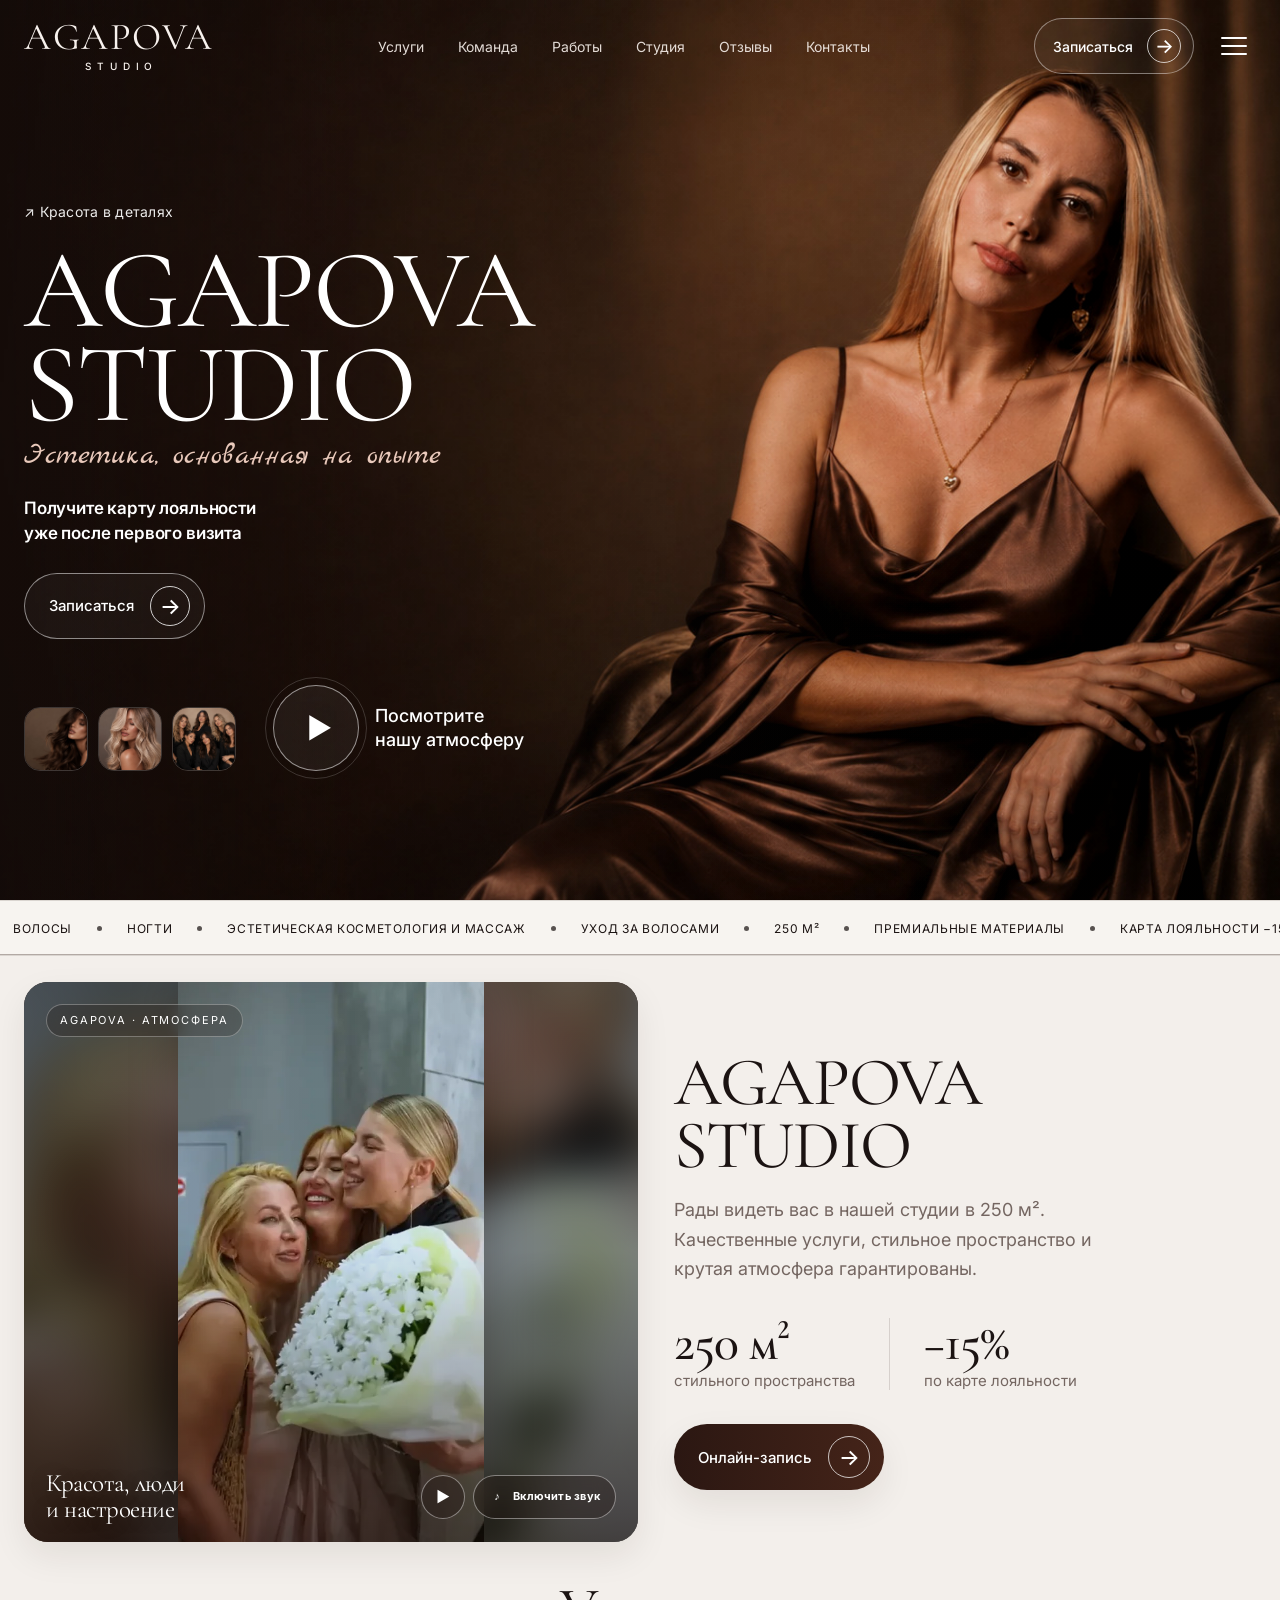
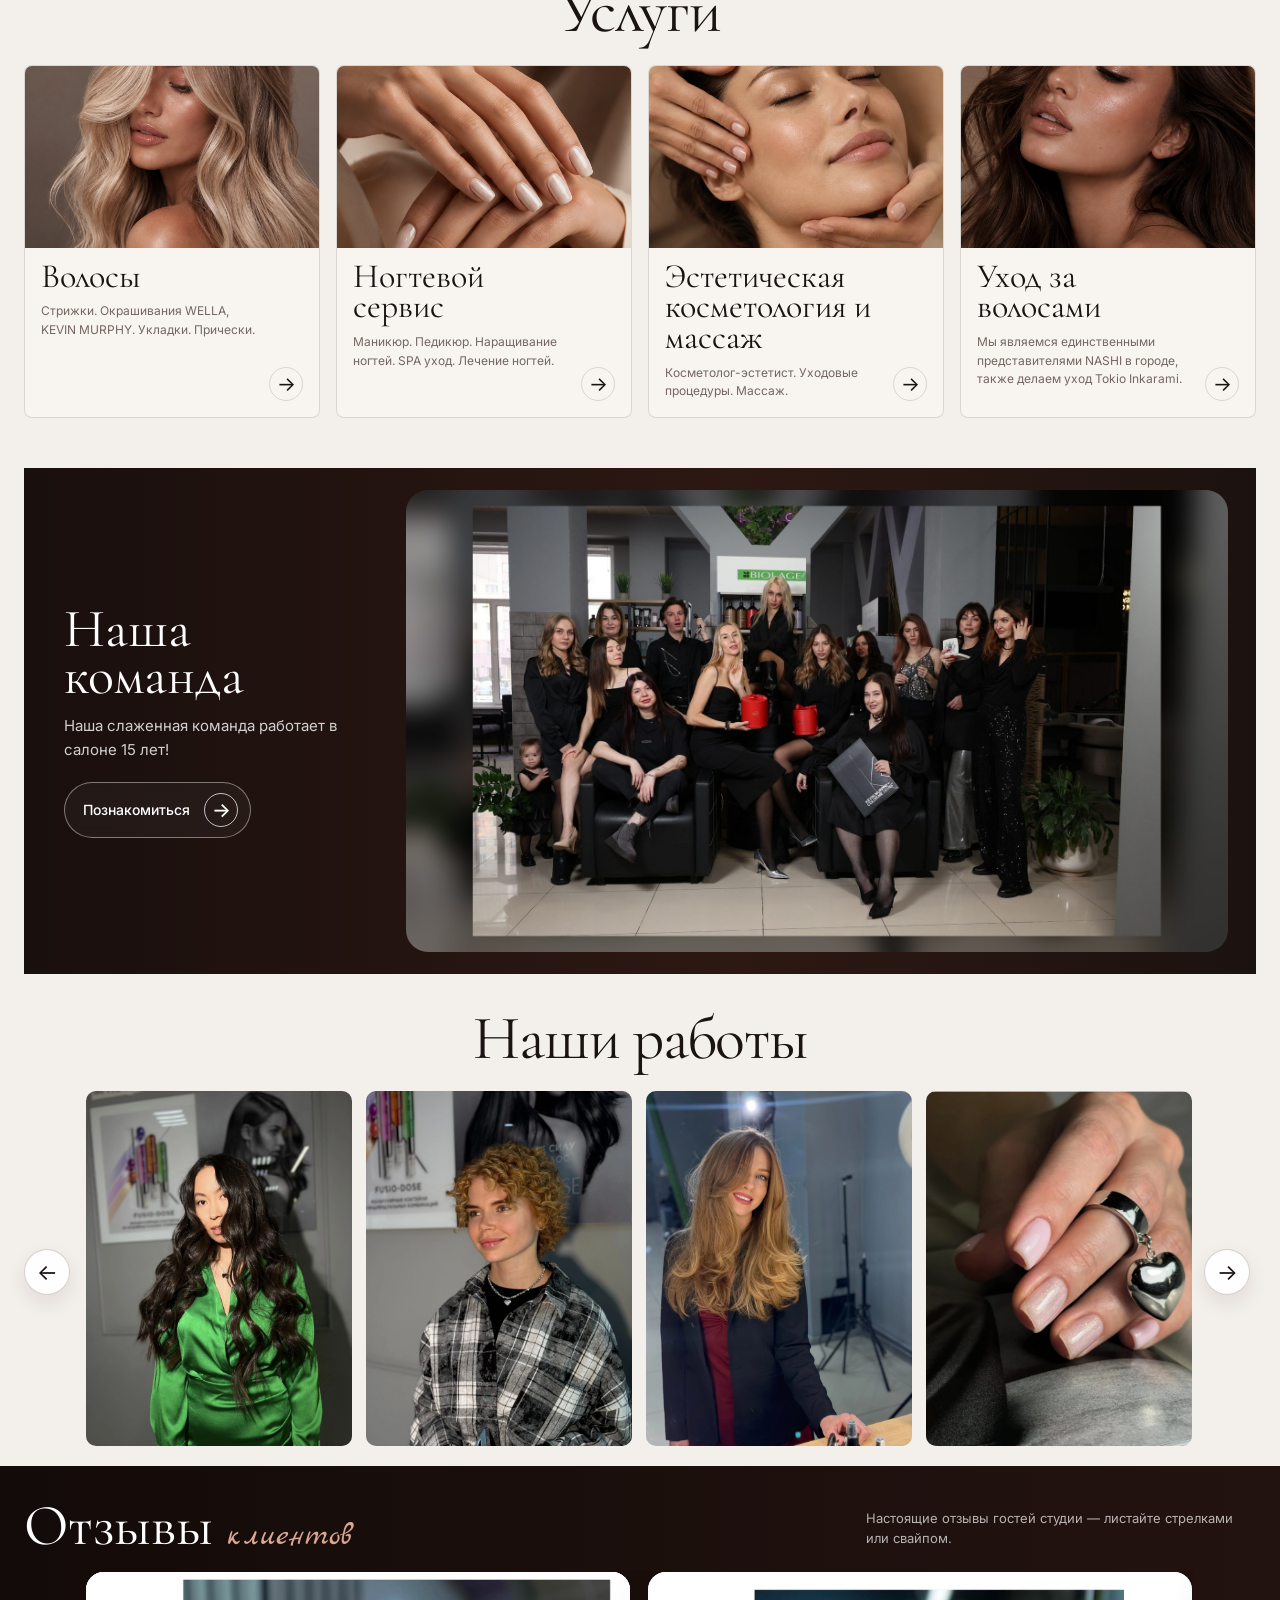
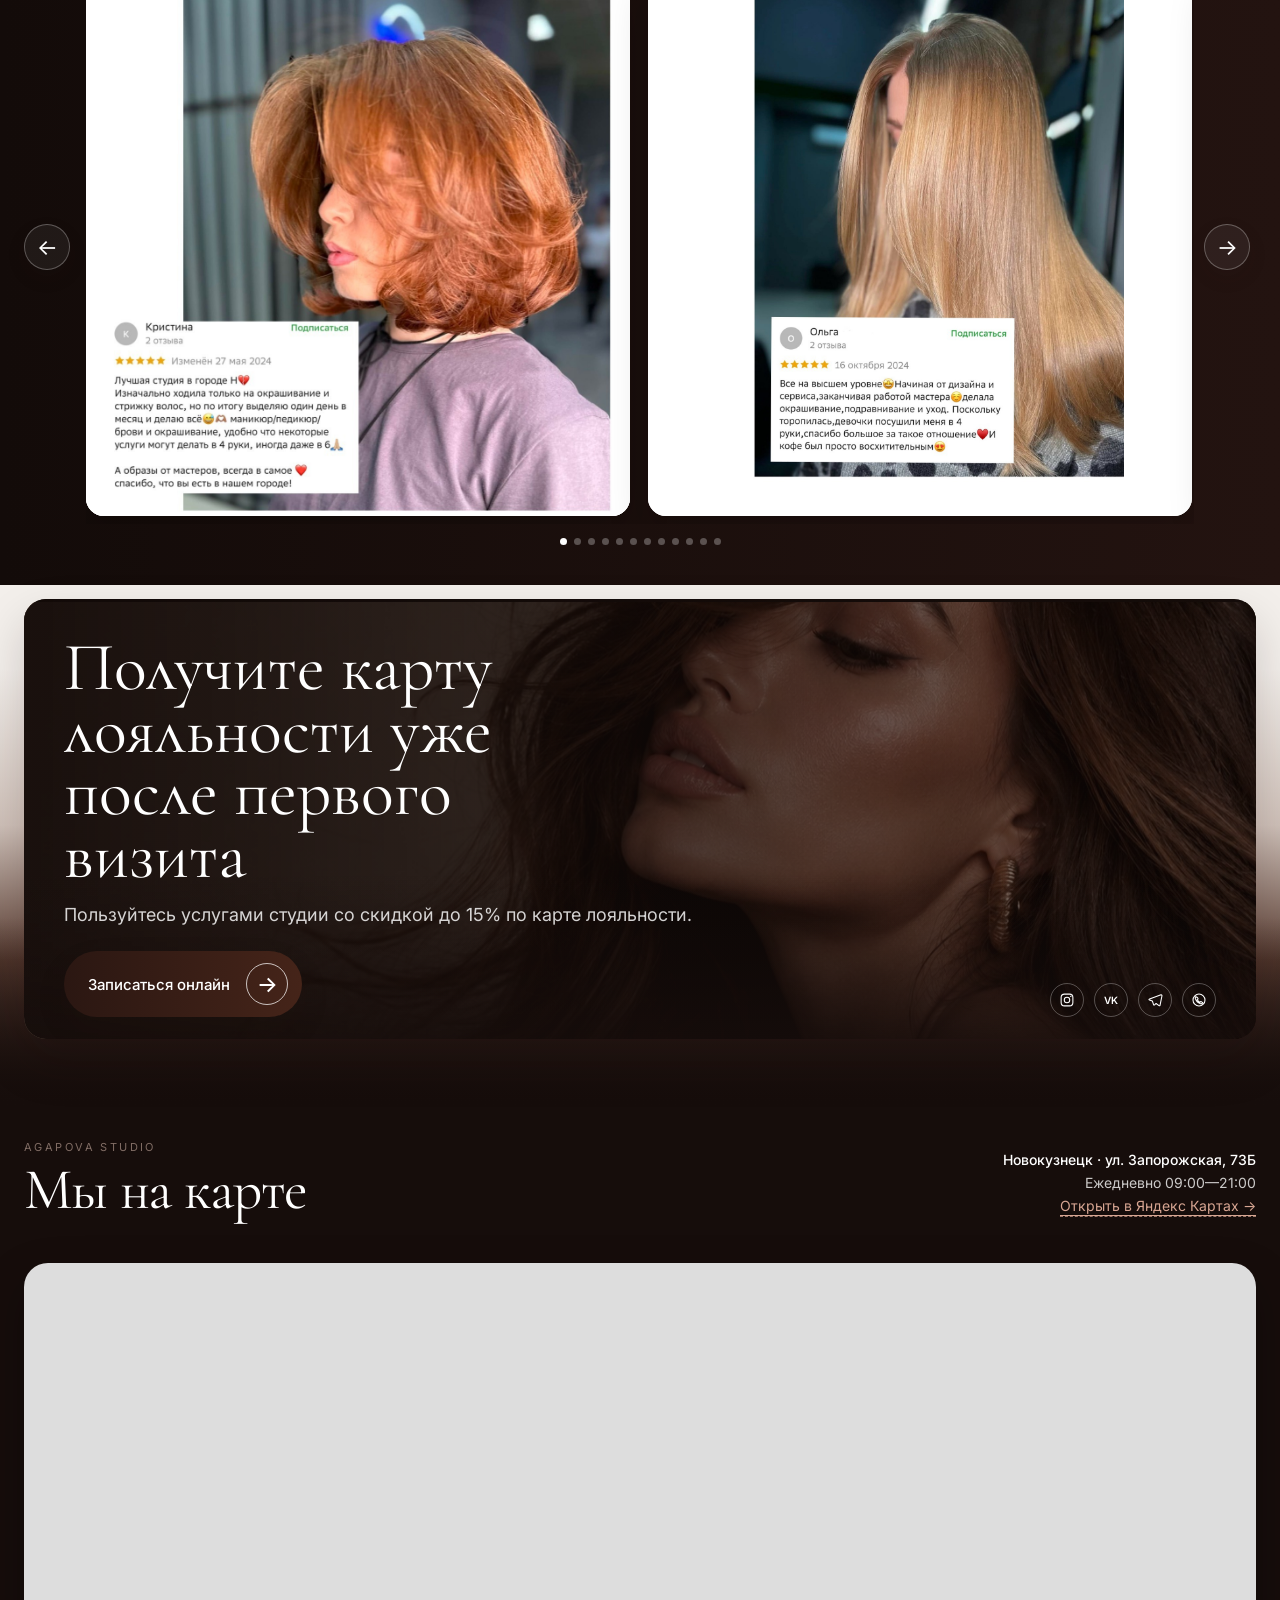
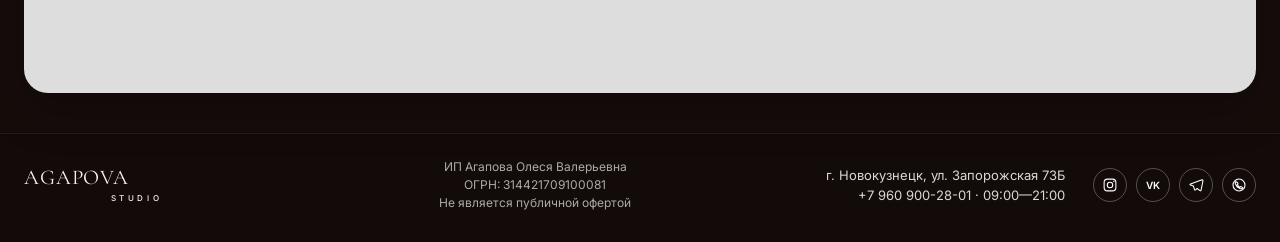
<file: index.html>
<!DOCTYPE html>

<!DOCTYPE html>

<html lang="ru">
<head>
<script>document.documentElement.classList.add("motion-ready")</script>
<meta charset="utf-8"/>
<meta content="width=device-width, initial-scale=1, viewport-fit=cover" name="viewport"/>
<meta content="#160d0b" name="theme-color"/>
<title>AGAPOVA STUDIO — студия красоты</title>
<meta content="AGAPOVA STUDIO — премиальная студия красоты в Новокузнецке. Волосы, ногтевой сервис, уход за волосами, эстетическая косметология и массаж. Онлайн-запись." name="description"/>
<link href="https://fonts.googleapis.com" rel="preconnect"/>
<link crossorigin="" href="https://fonts.gstatic.com" rel="preconnect"/>
<link href="https://fonts.googleapis.com/css2?family=Inter:wght@400;500;600&amp;family=Cormorant+Garamond:wght@400;500;600&amp;family=Marck+Script&amp;display=swap" rel="stylesheet"/>
<style>
    :root{
      --bg:#f3efeb;
      --paper:#f7f4f0;
      --white:#fff;
      --ink:#1b1312;
      --brown:#2d1813;
      --brown-2:#3b2018;
      --line:rgba(43,24,19,.14);
      --muted:#746661;
      --accent:#c7927f;
      --shadow:0 14px 34px rgba(43,24,19,.08);
      --radius:20px;
      --max:1360px;
      --safe-bottom:env(safe-area-inset-bottom,0px);
      --serif:"Cormorant Garamond", Georgia, serif;
      --sans:"Inter", Arial, sans-serif;
      --script:"Marck Script", cursive;
    }
    *{box-sizing:border-box}
    html{scroll-behavior:smooth}
    body{margin:0;font-family:var(--sans);background:var(--bg);color:var(--ink);-webkit-font-smoothing:antialiased;text-rendering:optimizeLegibility;overflow-x:hidden}
    img{display:block;max-width:100%}
    a{text-decoration:none;color:inherit}
    button{font:inherit}
    .container{width:min(calc(100% - 48px),var(--max));margin:0 auto}
    .serif{font-family:var(--serif)}
    .script{font-family:var(--script)}
    .desktop-only{display:block}
    .mobile-only{display:none}

    .site-header{position:absolute;top:0;left:0;right:0;z-index:20}
    .site-header__inner{width:min(calc(100% - 48px),var(--max));margin:0 auto;padding:18px 0;display:grid;grid-template-columns:auto 1fr auto;align-items:center;gap:20px}
    .brand{font-family:var(--serif);font-size:38px;line-height:.86;letter-spacing:.04em;color:#f8f2ee;display:inline-block}
    .brand small{display:block;text-align:center;font-family:var(--sans);font-size:10px;letter-spacing:.58em;font-weight:500;margin-top:8px;padding-left:.58em}
    .nav{display:flex;justify-content:center;gap:34px;font-size:14px;color:#f3ece7}
    .nav a{opacity:.92}
    .nav a:hover{opacity:1}
    .header-actions{display:flex;align-items:center;gap:18px}
    .book-btn{display:inline-flex;align-items:center;gap:14px;border:1px solid rgba(255,255,255,.42);border-radius:999px;padding:10px 12px 10px 18px;color:#fff;font-size:14px;font-weight:500;background:rgba(255,255,255,.04);backdrop-filter:blur(6px)}
    .book-btn span{width:34px;height:34px;border:1px solid rgba(255,255,255,.72);display:grid;place-items:center;border-radius:50%;font-size:20px;line-height:1}
    .menu-btn{width:44px;height:44px;border:0;background:transparent;position:relative;color:#fff;cursor:pointer}
    .menu-btn::before,.menu-btn::after,.menu-btn i{content:"";position:absolute;left:9px;right:9px;height:1.5px;background:currentColor;border-radius:10px}
    .menu-btn::before{top:13px}.menu-btn i{top:21px}.menu-btn::after{top:29px}

    .mobile-menu{display:none}
    .mobile-menu.open{display:flex}
    .mobile-menu__panel{position:fixed;inset:0;background:rgba(12,7,6,.96);z-index:60;padding:116px 28px 32px;display:flex;flex-direction:column;gap:18px;color:#fff}
    .mobile-menu__panel a{font-family:var(--serif);font-size:34px;line-height:1;border-bottom:1px solid rgba(255,255,255,.14);padding-bottom:12px}
    .mobile-menu__panel .book-mobile{margin-top:10px;border:1px solid rgba(255,255,255,.36);border-radius:999px;padding:16px 20px;font-family:var(--sans);font-size:15px;font-weight:600;text-align:center}

    .hero{position:relative;min-height:860px;background:#1a100d;overflow:hidden}
    .hero::after{content:"";position:absolute;inset:0;background:linear-gradient(90deg,rgba(34,18,14,.36) 0%, rgba(34,18,14,.18) 34%, rgba(34,18,14,.06) 60%, rgba(34,18,14,.02) 100%)}
    .hero-media{position:absolute;inset:0}
    .hero-media img{width:100%;height:100%;object-fit:cover;object-position:center center;filter:saturate(1.02)}
    .hero-content{position:relative;z-index:2;display:grid;grid-template-columns:1.02fr .98fr;align-items:end;min-height:860px;padding:130px 0 54px}
    .hero-copy{max-width:460px;color:#fff}
    .eyebrow{font-size:14px;letter-spacing:.02em;opacity:.92;margin-bottom:22px}
    .hero-title{margin:0;font-family:var(--serif);font-size:112px;line-height:.84;font-weight:400;letter-spacing:-.02em}
    .hero-sub{font-size:29px;line-height:.92;color:#e9c9bb;font-family:var(--script);margin:6px 0 24px}
    .hero-text{max-width:320px;font-size:16px;line-height:1.58;color:rgba(255,255,255,.9);margin:0 0 28px}
    .hero-main-cta{display:inline-flex;align-items:center;gap:16px;border:1px solid rgba(255,255,255,.5);border-radius:999px;padding:12px 14px 12px 24px;font-size:15px;font-weight:500;color:#fff;background:rgba(255,255,255,.04)}
    .hero-main-cta span{width:40px;height:40px;display:grid;place-items:center;border:1px solid rgba(255,255,255,.8);border-radius:50%;font-size:22px;line-height:1}
    .hero-bottom{display:flex;justify-content:space-between;align-items:end;margin-top:54px;gap:20px}
    .hero-thumbs{display:flex;gap:10px}
    .hero-thumbs img{width:58px;height:58px;object-fit:cover;border-radius:12px;border:1px solid rgba(255,255,255,.18)}
    .watch-link{display:flex;align-items:center;gap:16px;color:#fff}
    .play-circle{width:86px;height:86px;border-radius:50%;border:1px solid rgba(255,255,255,.52);display:grid;place-items:center;position:relative;background:rgba(255,255,255,.06)}
    .play-circle::after{content:"▶";font-size:28px;transform:translateX(3px)}
    .watch-link b{display:block;font-size:18px;line-height:1.3;font-weight:500}
    .category-bar{background:var(--paper);border-top:1px solid var(--line);border-bottom:1px solid var(--line)}
    .category-bar .container{display:flex;justify-content:center;align-items:center;gap:28px;min-height:54px;flex-wrap:wrap}
    .category-bar span{font-size:13px;text-transform:uppercase;letter-spacing:.03em}
    .dot{width:5px;height:5px;border-radius:50%;background:var(--ink);opacity:.72}

    .about{padding:26px 0 22px}
    .about-grid{display:grid;grid-template-columns:1.02fr .98fr;gap:28px;align-items:start}
    .about-card{background:var(--paper);border-radius:24px;overflow:hidden}
    .about-media{position:relative;min-height:480px;border-radius:24px;overflow:hidden;box-shadow:var(--shadow)}
    .about-media img{width:100%;height:100%;object-fit:cover}
    .about-media .play-circle{position:absolute;inset:auto auto 24px 24px;width:96px;height:96px}
    .about-copy{padding:18px 6px 0 8px}
    .section-title{font-family:var(--serif);font-size:68px;line-height:.92;font-weight:400;margin:0 0 18px;letter-spacing:-.02em}
    .about-copy .section-title{max-width:520px}
    .about-text{font-size:18px;line-height:1.64;color:var(--muted);max-width:470px;margin:0 0 34px}
    .stats{display:flex;gap:34px;margin:0 0 34px}
    .stat{padding-right:34px;border-right:1px solid var(--line)}
    .stat:last-child{border-right:0;padding-right:0}
    .stat strong{display:block;font-family:var(--serif);font-size:52px;line-height:.95;font-weight:500;letter-spacing:-.02em}
    .stat span{display:block;font-size:15px;color:var(--muted);margin-top:4px}
    .dark-pill{display:inline-flex;align-items:center;gap:16px;background:linear-gradient(90deg,#2b1712,#452419);color:#fff;border-radius:999px;padding:12px 14px 12px 24px;font-size:15px;font-weight:500;box-shadow:var(--shadow)}
    .dark-pill span{width:42px;height:42px;border-radius:50%;border:1px solid rgba(255,255,255,.72);display:grid;place-items:center;font-size:22px}

    .services{padding:18px 0 28px}
    .services .section-title{text-align:center;font-size:64px;margin-bottom:24px}
    .services-grid{display:grid;grid-template-columns:repeat(4,1fr);gap:16px}
    .service-card{background:#f8f5f1;border:1px solid var(--line);border-radius:8px;overflow:hidden;display:flex;flex-direction:column;min-height:296px}
    .service-card img{width:100%;height:182px;object-fit:cover}
    .service-body{padding:14px 16px 16px;display:flex;gap:12px;align-items:flex-start;justify-content:space-between;flex:1}
    .service-body h3{font-family:var(--serif);font-size:34px;line-height:.9;font-weight:400;margin:0 0 10px}
    .service-body ul{list-style:none;margin:0;padding:0;font-size:13px;line-height:1.6;color:var(--muted)}
    .service-arrow{margin-top:auto;width:34px;height:34px;border-radius:50%;border:1px solid var(--line);display:grid;place-items:center;font-size:20px;flex:0 0 auto}

    .team{padding:22px 0 18px}
    .team-strip{background:linear-gradient(90deg,#190f0d,#2d1813 58%, #1b120f);color:#fff;border-radius:0;display:grid;grid-template-columns:300px 1fr 380px;align-items:center;overflow:hidden}
    .team-strip .portrait{height:248px}.team-strip .portrait img{width:100%;height:100%;object-fit:cover;object-position:center top}
    .team-copy{padding:0 34px}.team-copy h2{font-family:var(--serif);font-size:54px;line-height:.88;font-weight:400;margin:0 0 14px;max-width:320px}.team-copy p{max-width:390px;margin:0 0 20px;font-size:15px;line-height:1.6;color:rgba(255,255,255,.8)}
    .team-group{padding-right:28px}.team-group img{width:100%;height:186px;object-fit:cover;border-radius:20px}

    .works{padding:18px 0 12px}
    .works-head{display:flex;justify-content:center;align-items:center;margin-bottom:22px}
    .works .section-title{font-size:62px;margin:0}
    .works-row{position:relative;display:grid;grid-template-columns:repeat(4,1fr);gap:14px}
    .work-item{border-radius:8px;overflow:hidden;background:#ebe3dd}
    .work-item img{width:100%;height:230px;object-fit:cover}
    .arrow-float{position:absolute;top:50%;transform:translateY(-50%);width:54px;height:54px;border-radius:50%;border:1px solid rgba(27,19,18,.18);display:grid;place-items:center;background:rgba(255,255,255,.9);font-size:28px;box-shadow:var(--shadow)}
    .arrow-float.left{left:-24px}.arrow-float.right{right:-24px}

    .benefits{padding:10px 0 26px}
    .benefits .section-title{text-align:center;font-size:56px;margin-bottom:24px}
    .benefit-grid{display:grid;grid-template-columns:repeat(4,1fr);gap:22px}
    .benefit{display:grid;grid-template-columns:40px 1fr;gap:12px}
    .benefit-icon{width:36px;height:36px;border-radius:50%;border:1px solid var(--line);display:grid;place-items:center;font-size:16px}
    .benefit h4{margin:0 0 6px;font-size:16px;line-height:1.25}
    .benefit p{margin:0;font-size:13px;line-height:1.55;color:var(--muted)}

    .reviews{padding:20px 0 24px}
    .reviews-shell{display:grid;grid-template-columns:1.15fr .85fr;gap:22px;align-items:stretch}
    .review-panel{background:linear-gradient(90deg,#130b09,#231310);color:#fff;border-radius:0;padding:22px 24px;display:grid;grid-template-columns:170px 1fr;gap:26px;min-height:286px}
    .review-panel img{width:100%;height:240px;border-radius:30px;object-fit:cover;border:8px solid rgba(98,64,56,.24)}
    .review-copy h2{font-family:var(--serif);font-size:58px;line-height:.9;font-weight:400;margin:8px 0 0}.review-copy .script{font-size:32px;color:#d8a693;display:block;margin-top:-8px}
    .review-copy p{font-size:20px;line-height:1.65;max-width:520px;color:rgba(255,255,255,.95);margin:18px 0 12px}
    .review-copy small{font-size:16px;color:#d9b4a7}
    .review-counter{display:flex;align-items:center;gap:16px;margin-top:26px;font-size:20px}
    .small-arrow{width:44px;height:44px;border-radius:50%;border:1px solid rgba(255,255,255,.28);display:grid;place-items:center}
    .review-list{background:linear-gradient(90deg,#130b09,#231310);color:#fff;padding:22px 0}
    .review-entry{border:1px solid rgba(255,255,255,.15);padding:18px 22px;margin-bottom:10px;min-height:86px}
    .review-entry:last-child{margin-bottom:0}.review-entry h4{font-size:18px;margin:0 0 8px}.stars{color:#dbb277;letter-spacing:2px;margin-bottom:8px}.review-entry p{margin:0;font-size:14px;line-height:1.55;color:rgba(255,255,255,.9)}

    .cta{padding:14px 0 0}
    .cta-card{border-radius:22px 22px 0 0;overflow:hidden;position:relative;min-height:290px;background:#170e0b;color:#fff}
    .cta-bg{position:absolute;inset:0}.cta-bg img{width:100%;height:100%;object-fit:cover;object-position:center 28%}.cta-bg::after{content:"";position:absolute;inset:0;background:linear-gradient(90deg,rgba(18,10,8,.92) 0%, rgba(18,10,8,.76) 38%, rgba(18,10,8,.44) 100%)}
    .cta-content{position:relative;z-index:2;padding:38px 40px 22px;display:grid;grid-template-columns:1fr auto;align-items:end;gap:20px;min-height:290px}
    .cta-copy h2{font-family:var(--serif);font-size:68px;line-height:.92;font-weight:400;max-width:520px;margin:0 0 14px}
    .cta-copy p{font-size:18px;line-height:1.55;color:rgba(255,255,255,.82);margin:0 0 22px}
    .footer-brand{display:none}
    .site-footer{background:#160d0b;color:#f4eeea;padding:18px 0 24px}
    .site-footer .container{display:grid;grid-template-columns:auto 1fr auto auto;align-items:center;gap:20px}
    .site-footer .brand{font-size:22px}.site-footer .brand small{font-size:8px}
    .copyright{text-align:center;font-size:12px;color:rgba(255,255,255,.7)}
    .footer-contacts{text-align:right;font-size:14px;line-height:1.6;color:rgba(255,255,255,.82)}
    .socials{display:flex;justify-content:center;gap:16px;font-size:22px}

    @media (max-width: 1024px){
      .nav{gap:22px;font-size:13px}
      .hero-content{grid-template-columns:1fr;padding-top:120px}
      .hero-copy{max-width:480px}
      .about-grid,.reviews-shell{grid-template-columns:1fr}
      .services-grid,.benefit-grid{grid-template-columns:repeat(2,1fr)}
      .team-strip{grid-template-columns:260px 1fr}
      .team-group{grid-column:1 / -1;padding:0 26px 26px}
      .works-row{grid-template-columns:repeat(2,1fr)}
      .arrow-float.left{left:-8px}.arrow-float.right{right:-8px}
      .site-footer .container{grid-template-columns:1fr;justify-items:center;text-align:center}
      .footer-contacts,.copyright{text-align:center}
    }

    @media (max-width: 760px){
      .desktop-only{display:none !important}
      .mobile-only{display:block}
      .container{width:min(calc(100% - 20px),430px)}
      .site-header__inner{width:min(calc(100% - 26px),430px);padding-top:18px;padding-bottom:0;grid-template-columns:auto 1fr auto}
      .brand{font-size:30px}
      .brand small{font-size:7px;margin-top:7px;letter-spacing:.56em}
      .nav,.book-btn{display:none}
      .menu-btn{width:40px;height:40px}
      .hero{min-height:auto;background:#160d0b;border-radius:0 0 30px 30px}
      .hero::after{background:linear-gradient(180deg,rgba(16,9,8,.12) 0%, rgba(16,9,8,.3) 36%, rgba(16,9,8,.48) 64%, rgba(16,9,8,.7) 100%)}
      .hero-content{display:block;min-height:auto;padding:112px 0 26px}
      .hero-copy{max-width:none;padding:0 0 0 18px;position:relative;min-height:658px;display:flex;flex-direction:column;justify-content:flex-end}
      .hero-media img{object-position:64% center}
      .eyebrow{display:none}
      .hero-title{display:none}
      .hero-sub{margin:0 0 22px;font-family:var(--serif);font-size:72px;line-height:.86;color:#fff;max-width:270px}
      .hero-text{display:none}
      .hero-main-cta{padding:10px 10px 10px 22px;background:#fff;color:var(--ink);border-color:#fff;font-size:15px;font-weight:600;margin-bottom:22px;align-self:flex-start}
      .hero-main-cta span{border-color:rgba(27,19,18,.35);color:var(--ink);width:38px;height:38px}
      .hero-bottom{display:block;margin-top:0}
      .hero-thumbs{display:none}
      .watch-link{gap:14px;align-items:center}
      .play-circle{width:86px;height:86px;background:rgba(255,255,255,.08)}
      .watch-link b{font-size:14px;line-height:1.32;font-weight:400;max-width:154px}
      .category-bar{margin-top:0}
      .category-bar .container{justify-content:flex-start;gap:16px;min-height:42px;padding:0 6px;overflow-x:auto;flex-wrap:nowrap;-ms-overflow-style:none;scrollbar-width:none}
      .category-bar .container::-webkit-scrollbar{display:none}
      .category-bar span{font-size:11px;white-space:nowrap}
      .dot{width:4px;height:4px;flex:0 0 auto}
      .about{padding:16px 0 10px}
      .about-grid{display:block}
      .about-media{min-height:258px;border-radius:18px;margin-bottom:14px}
      .about-media .play-circle{inset:auto auto 16px 16px;width:80px;height:80px}
      .about-copy{padding:0 4px}
      .section-title{font-size:46px;line-height:.92}
      .about-copy .section-title{font-size:44px;max-width:310px;margin-bottom:12px}
      .about-text{font-size:12px;line-height:1.62;max-width:none;margin-bottom:18px}
      .stats{gap:24px;margin-bottom:18px}
      .stat{padding-right:24px}
      .stat strong{font-size:28px}
      .stat span{font-size:12px}
      .dark-pill{font-size:13px;padding:10px 10px 10px 20px}
      .dark-pill span{width:38px;height:38px;font-size:20px}
      .services{padding:10px 0 14px}
      .services .section-title{font-size:48px;text-align:left;margin:0 0 12px 4px}
      .services-grid{display:none}
      .service-list{display:grid;gap:10px}
      .service-row{display:grid;grid-template-columns:54px 1fr 50px;align-items:center;gap:14px;background:#faf7f3;border:1px solid var(--line);border-radius:999px;padding:7px 7px 7px 8px}
      .service-row img{width:54px;height:54px;border-radius:50%;object-fit:cover}
      .service-row b{font-family:var(--serif);font-size:18px;font-weight:500}
      .service-row span{width:42px;height:42px;border-radius:50%;background:#351c14;color:#fff;display:grid;place-items:center;font-size:22px}
      .team{padding:14px 0 8px}
      .team-strip{display:block;background:transparent;color:var(--ink)}
      .team-copy{padding:0 4px 12px}
      .team-copy h2{font-size:50px;max-width:none;margin-bottom:10px}
      .team-copy p{font-size:12px;line-height:1.6;color:var(--muted);max-width:none;margin-bottom:14px}
      .team-group{padding:0}
      .team-group img{height:232px;border-radius:16px}
      .team-cta-mobile{display:flex;align-items:center;justify-content:center;gap:14px;margin-top:-18px;position:relative;z-index:2}
      .team-cta-mobile a{min-width:100%;display:flex;justify-content:center;align-items:center;gap:12px;padding:14px 16px;border-radius:999px;background:linear-gradient(90deg,#281511,#46251a);color:#fff;font-size:14px;font-weight:500}
      .team-cta-mobile a span{width:38px;height:38px;border:1px solid rgba(255,255,255,.7);border-radius:50%;display:grid;place-items:center;font-size:20px}
      .works{padding:16px 0 8px}
      .works-head{justify-content:flex-start;margin-bottom:10px}
      .works .section-title{font-size:44px}
      .works-row{grid-template-columns:1fr 1fr;gap:10px}
      .work-item img{height:138px}
      .arrow-float{width:42px;height:42px;font-size:22px;top:84px}
      .arrow-float.left{left:-6px}.arrow-float.right{right:-6px}
      .benefits{display:none}
      .reviews{padding:8px 0 16px}
      .reviews-shell{display:block}
      .review-panel{background:transparent;color:var(--ink);padding:0;display:block;min-height:auto}
      .review-panel img{display:none}
      .review-copy h2{font-size:46px;line-height:.94;color:var(--ink);margin:0 0 10px}
      .review-copy .script{display:none}
      .review-card-mobile{background:#f8f5f1;border-radius:16px;padding:16px 16px 18px}
      .review-card-mobile p{font-size:12px;line-height:1.56;color:var(--ink);margin:0 0 10px}
      .review-card-mobile small{display:block;text-align:right;font-size:11px;color:var(--muted)}
      .review-counter{display:none}
      .review-list{display:none}
      .review-dots{display:flex;justify-content:center;gap:6px;margin-top:10px}
      .review-dots span{width:7px;height:7px;border-radius:50%;background:#d2c5bf}.review-dots span:first-child{background:#2b1712}
      .cta{padding:10px 0 0}
      .cta-card{min-height:270px;border-radius:18px 18px 0 0}
      .cta-content{display:block;min-height:270px;padding:18px 16px 18px}
      .cta-copy h2{font-size:34px;max-width:240px;margin-bottom:8px}
      .cta-copy p{font-size:12px;line-height:1.5;max-width:220px;margin-bottom:16px}
      .cta-copy .dark-pill{padding:9px 10px 9px 18px;font-size:13px;background:transparent;border:1px solid rgba(255,255,255,.38)}
      .cta-copy .dark-pill span{width:38px;height:38px}
      .footer-brand{display:block;position:absolute;left:50%;transform:translateX(-50%);bottom:16px;text-align:center;font-family:var(--serif);font-size:28px;line-height:.86;color:#fff;letter-spacing:.04em}
      .footer-brand small{display:block;font-family:var(--sans);font-size:8px;letter-spacing:.56em;font-weight:500;margin-top:8px;padding-left:.56em}
      .footer-socials{position:absolute;right:16px;bottom:18px;display:flex;gap:14px;font-size:18px}
      .site-footer{padding:16px 0 calc(22px + var(--safe-bottom))}
      .site-footer .container{display:block;text-align:center}
      .site-footer .brand{display:none}
      .copyright{font-size:11px;line-height:1.7;margin-bottom:12px}
      .footer-contacts{font-size:12px;line-height:1.7}
      .socials{display:none}
    }


    /* Premium motion — no custom cursor */
    .anim{opacity:1;transform:none}
    .motion-ready .anim{opacity:0;transform:translateY(26px);transition:opacity .8s cubic-bezier(.2,.75,.2,1),transform .8s cubic-bezier(.2,.75,.2,1)}
    .motion-ready .anim.is-visible{opacity:1;transform:none}
    .motion-ready .anim-delay-1{transition-delay:.08s}
    .motion-ready .anim-delay-2{transition-delay:.16s}
    .motion-ready .anim-delay-3{transition-delay:.24s}
    .hero-media img{will-change:transform;animation:heroIn 1.8s cubic-bezier(.2,.75,.2,1) both}
    @keyframes heroIn{from{transform:scale(1.07);filter:saturate(.9) brightness(.88)}to{transform:scale(1);filter:saturate(1.02) brightness(1)}}
    .site-header__inner{animation:headerIn .9s .12s cubic-bezier(.2,.75,.2,1) both}
    @keyframes headerIn{from{opacity:0;transform:translateY(-12px)}to{opacity:1;transform:none}}
    .hero-copy{animation:copyIn 1s .32s cubic-bezier(.2,.75,.2,1) both}
    @keyframes copyIn{from{opacity:0;transform:translateY(24px)}to{opacity:1;transform:none}}
    .hero-main-cta,.book-btn,.dark-pill{transition:transform .28s ease,box-shadow .28s ease,background .28s ease}
    .hero-main-cta:hover,.book-btn:hover,.dark-pill:hover{transform:translateY(-2px);box-shadow:0 15px 32px rgba(31,16,12,.18)}
    .hero-main-cta span,.book-btn span,.dark-pill span,.service-arrow{transition:transform .28s ease}
    .hero-main-cta:hover span,.book-btn:hover span,.dark-pill:hover span,.service-card:hover .service-arrow{transform:translateX(3px)}
    .service-card,.work-item{transition:transform .42s cubic-bezier(.2,.75,.2,1),box-shadow .42s ease}
    .service-card:hover,.work-item:hover{transform:translateY(-5px);box-shadow:0 20px 42px rgba(45,24,19,.10)}
    .service-card img,.work-item img,.team-group img,.about-media img,.cta-bg img{transition:transform 1s cubic-bezier(.2,.75,.2,1)}
    .service-card:hover img,.work-item:hover img{transform:scale(1.045)}
    .play-circle::before{content:"";position:absolute;inset:-9px;border:1px solid rgba(255,255,255,.17);border-radius:50%;animation:pulseRing 2.8s ease-in-out infinite}
    @keyframes pulseRing{0%,100%{transform:scale(.94);opacity:.2}50%{transform:scale(1.06);opacity:.7}}
    .category-bar{position:relative;overflow:hidden}
    .category-bar::after{content:"";position:absolute;left:0;bottom:0;width:0;height:1px;background:rgba(45,24,19,.34);transition:width 1.2s ease}
    .category-bar.line-in::after{width:100%}
    @media(prefers-reduced-motion:reduce){
      *,*::before,*::after{animation:none!important;transition:none!important;scroll-behavior:auto!important}
      .motion-ready .anim{opacity:1!important;transform:none!important}
    }

  </style>
<style id="mobile-v51">
  @media (max-width:760px){
    :root{
      --serif:ui-serif,"New York","Iowan Old Style","Baskerville","Times New Roman",serif;
      --sans:-apple-system,BlinkMacSystemFont,"SF Pro Text","Helvetica Neue",Arial,sans-serif;
      --script:ui-serif,"New York","Iowan Old Style",serif;
    }
    html{background:#f5f1ed}
    body{background:#f5f1ed;font-family:var(--sans)}
    .container{width:calc(100% - 20px);max-width:430px}
    .site-header__inner{width:calc(100% - 28px);max-width:430px;padding-top:16px}
    .brand{font-family:var(--serif);font-size:29px;line-height:.9;font-weight:400;letter-spacing:.065em}
    .brand small{font-family:var(--sans);font-size:6.5px;letter-spacing:.48em;margin-top:7px}
    .menu-btn{width:38px;height:38px}

    .hero{height:650px;min-height:650px;border-radius:0 0 26px 26px;background:#170e0b}
    .hero-media{inset:0}
    .hero-media img{width:100%;height:100%;object-fit:cover;object-position:64% center}
    .hero::after{background:linear-gradient(180deg,rgba(11,7,6,.12) 0%,rgba(11,7,6,.08) 38%,rgba(11,7,6,.37) 66%,rgba(11,7,6,.74) 100%)}
    .hero-content{display:block;min-height:650px;height:650px;padding:0}
    .hero-copy{height:650px;min-height:650px;padding:0 14px 22px;display:flex;flex-direction:column;justify-content:flex-end}
    .hero-sub.mobile-only{display:block;font-family:var(--serif);font-size:44px;line-height:.96;font-weight:400;letter-spacing:-.018em;color:#fff;max-width:205px;margin:0 0 16px}
    .hero-main-cta{font-size:13px;padding:8px 8px 8px 18px;margin:0 0 16px;min-height:48px}
    .hero-main-cta span{width:34px;height:34px;font-size:18px}
    .watch-link{gap:12px}
    .play-circle{width:62px;height:62px}
    .play-circle::after{font-size:19px}
    .watch-link b{font-size:12px;max-width:150px;font-weight:400;line-height:1.35}

    .category-bar .container{min-height:40px;padding:0 3px;gap:13px}
    .category-bar span{font-size:9px;letter-spacing:.02em}
    .dot{width:3px;height:3px}

    .about{padding:13px 0 8px}
    .about-media{min-height:238px;height:238px;border-radius:16px;margin-bottom:12px}
    .about-media .play-circle{width:64px;height:64px;left:14px;bottom:14px}
    .about-copy{padding:0 3px}
    .about-copy .section-title{font-family:var(--serif);font-size:31px;line-height:1.02;letter-spacing:-.015em;max-width:310px;margin:0 0 9px}
    .about-text{font-size:11px;line-height:1.52;margin-bottom:12px}
    .stats{gap:18px;margin:0 0 14px}
    .stat{padding-right:18px}
    .stat strong{font-family:var(--serif);font-size:25px;font-weight:400;line-height:1}
    .stat span{font-size:9px;margin-top:3px}
    .dark-pill{font-size:11px;padding:7px 8px 7px 15px;gap:10px}
    .dark-pill span{width:31px;height:31px;font-size:16px}

    .services{padding:8px 0 12px}
    .services .section-title{font-family:var(--serif);font-size:34px;line-height:1;margin:0 0 10px 3px;font-weight:400}
    .service-list{gap:7px}
    .service-row{grid-template-columns:44px 1fr 38px;gap:10px;padding:5px;border-radius:999px;background:#fbf9f6}
    .service-row img{width:44px;height:44px}
    .service-row b{font-family:var(--serif);font-size:16px;font-weight:400}
    .service-row span{width:34px;height:34px;font-size:17px}

    .team{padding:12px 0 6px}
    .team-copy{padding:0 3px 10px}
    .team-copy h2{font-family:var(--serif);font-size:34px;line-height:1;font-weight:400;margin-bottom:7px}
    .team-copy p{font-size:10.5px;line-height:1.52;margin-bottom:10px}
    .team-group img{height:210px;border-radius:15px;object-position:center 22%}
    .team-cta-mobile{margin-top:-15px}
    .team-cta-mobile a{font-size:11px;padding:8px 10px;gap:10px}
    .team-cta-mobile a span{width:31px;height:31px;font-size:16px}

    .works{padding:13px 0 6px}
    .works .section-title{font-family:var(--serif);font-size:34px;font-weight:400;line-height:1;margin:0 0 8px}
    .works-head{margin-bottom:0;justify-content:flex-start}
    .works-row{gap:8px}
    .work-item{border-radius:12px}
    .work-item img{height:128px;object-fit:cover}
    .arrow-float{width:34px;height:34px;font-size:18px;top:64px}
    .arrow-float.left{left:-5px}.arrow-float.right{right:-5px}

    .reviews{padding:10px 0 13px}
    .review-copy h2{font-family:var(--serif);font-size:34px;font-weight:400;line-height:1;margin:0 0 8px}
    .review-card-mobile{padding:15px;border-radius:14px;background:#f9f6f2}
    .review-card-mobile p{font-size:11.5px;line-height:1.55;margin:0 0 9px}
    .review-card-mobile small{font-size:9px}
    .review-dots{margin-top:8px}
    .review-dots span{width:6px;height:6px}

    .cta{padding:8px 0 0}
    .cta-card{min-height:255px;height:255px;border-radius:16px 16px 0 0}
    .cta-content{min-height:255px;height:255px;padding:17px 15px}
    .cta-bg img{object-position:67% 28%}
    .cta-copy h2.mobile-only{display:block;font-family:var(--serif);font-size:31px;line-height:.98;font-weight:400;max-width:190px;margin:0 0 7px}
    .cta-copy p.mobile-only{display:block;font-size:10.5px;line-height:1.45;max-width:200px;margin-bottom:12px}
    .cta-copy .dark-pill{font-size:10.5px;padding:7px 8px 7px 14px}
    .footer-brand{font-family:var(--serif);font-size:24px;bottom:14px}
    .footer-brand small{font-size:6px}
    .footer-socials{font-size:16px;bottom:15px}
    .site-footer{display:none}

    .motion-ready .anim{opacity:1;transform:none;transition:none}
    .hero-media img{animation:heroInMobile 1.35s cubic-bezier(.2,.75,.2,1) both}
    @keyframes heroInMobile{from{transform:scale(1.045)}to{transform:scale(1)}}
  }
  </style>
<style id="v52-overrides">
/* V5.2 — mobile motion, premium sliders, continuous marquee */
.category-bar{overflow:hidden;position:relative;background:#f7f4f0}
.marquee{display:flex;width:max-content;min-width:100%;overflow:hidden}
.marquee-track{display:flex;align-items:center;gap:25px;flex:0 0 auto;min-width:max-content;padding:0 13px;height:54px;animation:agMarquee 26s linear infinite;will-change:transform}
.marquee-track span{font-size:12px;letter-spacing:.055em;text-transform:uppercase;white-space:nowrap}
@keyframes agMarquee{from{transform:translateX(0)}to{transform:translateX(-100%)}}
.services-grid p{margin:0;font-size:12px;line-height:1.55;color:var(--muted)}
.team-group img{object-position:center center}
.social-links{display:flex;align-items:center;gap:10px}
.social-links a{width:34px;height:34px;border:1px solid rgba(255,255,255,.28);border-radius:50%;display:grid;place-items:center;color:#fff;transition:.25s ease}
.social-links a:hover{transform:translateY(-2px);border-color:rgba(255,255,255,.7)}
.social-links svg{width:16px;height:16px;fill:none;stroke:currentColor;stroke-width:1.6;stroke-linecap:round;stroke-linejoin:round}
.social-links svg .fill{fill:currentColor;stroke:none}
.social-links svg path:first-child:only{fill:currentColor;stroke:none}
.social-links .vk-glyph{font:600 10px/1 var(--sans);letter-spacing:-.04em}

@media(max-width:760px){
  :root{--serif:Georgia,"Times New Roman",serif;--sans:-apple-system,BlinkMacSystemFont,"Segoe UI",Arial,sans-serif;--script:Georgia,"Times New Roman",serif}
  .brand{font-family:Georgia,"Times New Roman",serif;font-size:28px;letter-spacing:.07em}
  .hero-sub.mobile-only{font-family:Georgia,"Times New Roman",serif;font-size:38px;line-height:.97;letter-spacing:-.025em;max-width:292px;margin-bottom:15px}
  .section-title,.about-copy .section-title,.services .section-title,.team-copy h2,.works .section-title,.review-copy h2,.cta-copy h2.mobile-only{font-family:Georgia,"Times New Roman",serif;font-weight:400;letter-spacing:-.025em}
  .about-copy .section-title{font-size:30px}.services .section-title,.team-copy h2,.works .section-title,.review-copy h2{font-size:32px}
  .cta-copy h2.mobile-only{font-size:29px;line-height:1.03;max-width:240px}
  .stat strong{font-family:Georgia,"Times New Roman",serif}
  .marquee{width:max-content}
  .marquee-track{height:42px;gap:18px;padding:0 9px;animation-duration:18s}
  .marquee-track span{font-size:9px;letter-spacing:.07em}
  .marquee-track .dot{width:3px;height:3px}

  /* Real scroll reveal on mobile */
  .motion-ready .anim{opacity:0;transform:translateY(18px) scale(.985);filter:blur(4px);transition:opacity .72s cubic-bezier(.2,.75,.2,1),transform .72s cubic-bezier(.2,.75,.2,1),filter .72s ease}
  .motion-ready .anim.is-visible{opacity:1;transform:none;filter:blur(0)}
  .about-media.anim.is-visible img,.team-strip.anim.is-visible .team-group img,.cta-card.anim.is-visible .cta-bg img{animation:mobileImageReveal 1.15s cubic-bezier(.2,.75,.2,1) both}
  @keyframes mobileImageReveal{from{transform:scale(1.045)}to{transform:scale(1)}}
  .service-mobile-card{animation:none}
  .service-carousel.is-visible .service-mobile-card:nth-child(1){animation:mobileCardIn .65s .05s both}
  .service-carousel.is-visible .service-mobile-card:nth-child(2){animation:mobileCardIn .65s .13s both}
  .service-carousel.is-visible .service-mobile-card:nth-child(3){animation:mobileCardIn .65s .21s both}
  .service-carousel.is-visible .service-mobile-card:nth-child(4){animation:mobileCardIn .65s .29s both}
  @keyframes mobileCardIn{from{opacity:0;transform:translateX(18px)}to{opacity:1;transform:none}}

  .service-list{display:none!important}
  .service-carousel{position:relative;margin-top:2px}
  .mobile-slider-controls{display:flex;justify-content:flex-end;gap:7px;margin:-42px 3px 10px auto;width:max-content;position:relative;z-index:3}
  .slider-arrow{width:35px;height:35px;border-radius:50%;border:1px solid var(--line);background:#fff;color:var(--ink);display:grid;place-items:center;font-size:17px;box-shadow:0 8px 20px rgba(38,22,17,.07)}
  .slider-track{display:flex;gap:10px;overflow-x:auto;scroll-snap-type:x mandatory;overscroll-behavior-x:contain;scroll-behavior:smooth;scrollbar-width:none;padding:1px 3px 7px}
  .slider-track::-webkit-scrollbar{display:none}
  .service-mobile-card{flex:0 0 88%;scroll-snap-align:center;background:#faf7f3;border:1px solid var(--line);border-radius:20px;overflow:hidden;box-shadow:0 10px 24px rgba(43,24,19,.05)}
  .service-mobile-card>img{width:100%;height:168px;object-fit:cover}
  .service-mobile-body{position:relative;padding:13px 15px 15px;min-height:123px}
  .service-mobile-body h3{font-family:Georgia,"Times New Roman",serif;font-size:23px;font-weight:400;line-height:1;margin:0 44px 8px 0}
  .service-mobile-body p{font-size:10px;line-height:1.5;color:var(--muted);margin:0 42px 0 0}
  .service-mobile-arrow{position:absolute;right:13px;bottom:14px;width:35px;height:35px;border-radius:50%;background:var(--brown);color:#fff;display:grid;place-items:center;font-size:16px}

  .team-group img{height:228px;object-fit:cover;object-position:center 43%}

  .works-row{display:flex;overflow-x:auto;scroll-snap-type:x mandatory;overscroll-behavior-x:contain;scroll-behavior:smooth;gap:9px;padding:0 2px 6px;scrollbar-width:none;position:relative}
  .works-row::-webkit-scrollbar{display:none}
  .work-item,.work-item.desktop-only{display:block!important;flex:0 0 calc(50% - 4.5px);scroll-snap-align:start;border-radius:13px;overflow:hidden}
  .work-item img{height:142px;width:100%;object-fit:cover}
  .arrow-float{position:sticky;flex:0 0 36px;width:36px;height:36px;top:55px;z-index:5;border:1px solid rgba(43,24,19,.18);background:rgba(255,255,255,.94);border-radius:50%;display:grid;place-items:center;font-size:18px;box-shadow:0 7px 18px rgba(43,24,19,.10)}
  .arrow-float.left{left:3px}.arrow-float.right{right:3px}

  .review-slider{display:block;overflow:hidden}
  .review-track{display:flex;transition:transform .48s cubic-bezier(.2,.75,.2,1);will-change:transform}
  .review-slide{flex:0 0 100%;background:#f9f6f2;border-radius:16px;padding:16px 16px 17px;min-height:118px}
  .review-slide p{font-size:12px;line-height:1.58;color:var(--ink);margin:0 0 11px}
  .review-slide small{display:block;text-align:right;font-size:10px;color:var(--muted)}
  .review-mobile-controls{display:grid;grid-template-columns:34px 1fr 34px;align-items:center;gap:8px;margin-top:9px}
  .review-mobile-controls>button{width:34px;height:34px;border-radius:50%;border:1px solid var(--line);background:#fff;color:var(--ink);font-size:16px}
  .review-dots{display:flex;justify-content:center;gap:6px;margin:0}
  .review-dots button{width:6px;height:6px;border:0;border-radius:50%;padding:0;background:#d2c5bf}
  .review-dots button.active{background:var(--brown);transform:scale(1.2)}

  .footer-socials.social-links{right:15px;bottom:13px;gap:7px}
  .footer-socials.social-links a{width:29px;height:29px}
  .footer-socials.social-links svg{width:14px;height:14px}
}
</style><style id="v53-overrides">
/* V5.3 — requested corrections */
.hero-loyalty{display:grid;gap:2px;margin:0 0 25px;color:#fff;font-size:17px;line-height:1.32;letter-spacing:-.01em}
.hero-loyalty strong{font-weight:600}

/* One team photo only */
.team-strip{grid-template-columns:minmax(300px,.72fr) minmax(620px,1.28fr);min-height:310px}
.team-copy{padding:38px 44px}
.team-group{padding:22px 28px 22px 0}
.team-group img{height:266px;border-radius:22px;object-fit:cover;object-position:center 45%}

/* Shared robust carousel */
.works-carousel,.reviews-carousel{position:relative;display:grid;grid-template-columns:52px minmax(0,1fr) 52px;align-items:center;gap:10px}
.carousel-viewport{overflow:hidden;min-width:0;touch-action:pan-y pinch-zoom}
.works-track,.reviews-track{display:flex;gap:14px;overflow-x:auto;scroll-snap-type:x mandatory;scroll-behavior:smooth;scrollbar-width:none;overscroll-behavior-x:contain;padding:2px 1px 8px}
.works-track::-webkit-scrollbar,.reviews-track::-webkit-scrollbar{display:none}
.work-card{flex:0 0 calc((100% - 42px)/4);scroll-snap-align:start;border-radius:10px;overflow:hidden;background:#e8e0da}
.work-card img{width:100%;height:245px;object-fit:cover;transition:transform .55s ease}
.work-card:hover img{transform:scale(1.035)}
.carousel-btn{width:46px;height:46px;border-radius:50%;border:1px solid rgba(43,24,19,.2);background:rgba(255,255,255,.94);color:var(--ink);display:grid;place-items:center;font-size:22px;cursor:pointer;box-shadow:0 8px 20px rgba(43,24,19,.09);transition:.2s ease;z-index:3}
.carousel-btn:hover{transform:translateY(-2px);background:#fff}

/* Reviews with uploaded review images */
.reviews{background:linear-gradient(90deg,#130b09,#231310);color:#fff;padding:34px 0 40px}
.reviews-shell{display:block}
.reviews-head{display:flex;align-items:end;justify-content:space-between;gap:24px;margin-bottom:18px}
.reviews-head h2{font-family:var(--serif);font-size:58px;line-height:.9;font-weight:400;margin:0}
.reviews-head h2 .script{font-size:32px;color:#d8a693}
.reviews-head p{margin:0 0 4px;max-width:390px;font-size:13px;line-height:1.55;color:rgba(255,255,255,.68)}
.reviews-carousel{grid-template-columns:52px minmax(0,1fr) 52px}
.reviews-track{gap:18px}
.review-image-card{flex:0 0 calc(50% - 9px);scroll-snap-align:start;border-radius:18px;overflow:hidden;background:#fff;box-shadow:0 18px 42px rgba(0,0,0,.18)}
.review-image-card img{width:100%;aspect-ratio:1/1;object-fit:contain;background:#fff}
.reviews .carousel-btn{color:#fff;background:rgba(255,255,255,.06);border-color:rgba(255,255,255,.28)}
.v53-review-dots{display:flex!important;justify-content:center;gap:7px;margin-top:14px}
.v53-review-dots span{width:7px;height:7px;border-radius:50%;background:rgba(255,255,255,.28)}
.v53-review-dots span.active{background:#fff}

@media(max-width:1024px){
  .team-strip{grid-template-columns:.72fr 1.28fr}
  .team-copy{padding:30px}
  .team-group{grid-column:auto;padding:18px 18px 18px 0}
  .work-card{flex-basis:calc((100% - 28px)/3)}
}

@media(max-width:760px){
  .hero-loyalty{font-size:13px;line-height:1.34;margin:0 0 15px;max-width:260px;color:rgba(255,255,255,.94)}
  .hero-copy{min-height:690px}

  .team-strip{display:block;min-height:0;background:transparent;color:var(--ink)}
  .team-copy{padding:0 3px 10px}
  .team-group{padding:0}
  .team-group img{height:245px;border-radius:16px;object-position:center 43%}

  .works-carousel,.reviews-carousel{grid-template-columns:38px minmax(0,1fr) 38px;gap:5px}
  .carousel-btn{width:36px;height:36px;font-size:17px;box-shadow:0 7px 17px rgba(43,24,19,.08)}
  .works-track{gap:9px;padding-bottom:5px}
  .work-card{flex:0 0 calc(50% - 4.5px);border-radius:13px}
  .work-card img{height:158px}

  .reviews{padding:16px 0 19px;background:var(--bg);color:var(--ink)}
  .reviews-head{display:block;margin:0 0 10px 2px}
  .reviews-head h2{font-family:var(--serif);font-size:34px;line-height:1;color:var(--ink)}
  .reviews-head h2 .script{display:none}
  .reviews-head p{display:none}
  .reviews-carousel{grid-template-columns:36px minmax(0,1fr) 36px;gap:4px}
  .reviews-track{gap:10px;padding:0 1px 5px}
  .review-image-card{flex:0 0 100%;border-radius:15px;box-shadow:none;border:1px solid var(--line)}
  .review-image-card img{aspect-ratio:1/1;object-fit:contain;background:#fff}
  .reviews .carousel-btn{color:var(--ink);background:#fff;border-color:var(--line)}
  .v53-review-dots{margin-top:8px}
  .v53-review-dots span{width:6px;height:6px;background:#d2c5bf}
  .v53-review-dots span.active{background:var(--brown)}
}
</style>
<style id="v54-proportion-fixes">
/* V5.4 — preserve the full team photo and give portfolio images proper portrait proportions */
.team-strip{grid-template-columns:minmax(300px,.62fr) minmax(760px,1.38fr);min-height:420px}
.team-copy{padding:42px 40px}
.team-group{padding:22px 28px 22px 0;display:flex;align-items:center}
.team-group img{width:100%;height:auto;aspect-ratio:16/9;object-fit:cover;object-position:center;border-radius:22px}
.work-card{aspect-ratio:3/4}
.work-card img{width:100%;height:100%;object-fit:cover}
.work-card:nth-child(1) img,.work-card:nth-child(2) img,.work-card:nth-child(3) img,.work-card:nth-child(5) img{object-position:center 18%}
.work-card:nth-child(4) img,.work-card:nth-child(6) img{object-position:center center}
@media(max-width:1024px){
  .team-strip{grid-template-columns:minmax(270px,.58fr) minmax(0,1.42fr);min-height:360px}
  .team-copy{padding:34px 28px}
  .team-group{padding:18px 18px 18px 0}
}
@media(max-width:760px){
  .team-strip{display:block;min-height:0}
  .team-group{padding:0}
  .team-group img{width:100%;height:auto;aspect-ratio:16/9;object-fit:cover;object-position:center;border-radius:16px}
  .work-card{flex:0 0 calc(50% - 4.5px);aspect-ratio:3/4}
  .work-card img{height:100%;object-fit:cover}
}
</style>
<style id="v55-atmosphere-video">
/* V5.5 — editorial atmosphere film */
.about-grid{align-items:center}
.about-video{height:560px;min-height:0;isolation:isolate;background:#261713}
.about-video::before{content:"";position:absolute;inset:-26px;z-index:-2;background:url("assets/images/atmosphere-poster.webp") center/cover no-repeat;filter:blur(22px) saturate(.72) brightness(.58);transform:scale(1.12)}
.about-video::after{content:"";position:absolute;inset:0;z-index:1;pointer-events:none;background:linear-gradient(180deg,rgba(20,10,8,.08) 48%,rgba(20,10,8,.58) 100%)}
.about-video__film{display:block;width:auto;height:100%;max-width:72%;margin:auto;object-fit:contain;position:relative;z-index:0;box-shadow:0 0 44px rgba(11,5,4,.28)}
.about-video__label{position:absolute;top:22px;left:22px;z-index:2;color:#fff;font-size:11px;line-height:1;letter-spacing:.17em;text-transform:uppercase;padding:10px 13px;border:1px solid rgba(255,255,255,.3);border-radius:999px;background:rgba(29,16,12,.22);backdrop-filter:blur(9px);-webkit-backdrop-filter:blur(9px)}
.about-video__controls{position:absolute;left:22px;right:22px;bottom:20px;z-index:3;display:flex;align-items:center;justify-content:space-between;gap:10px}
.about-video__caption{max-width:230px;color:#fff;font-family:var(--serif);font-size:25px;line-height:1.02;letter-spacing:-.02em;text-shadow:0 2px 18px rgba(0,0,0,.35)}
.about-video__actions{display:flex;gap:8px;margin-left:auto}
.about-video__button{border:1px solid rgba(255,255,255,.42);background:rgba(27,14,11,.32);color:#fff;height:44px;border-radius:999px;padding:0 15px;display:inline-flex;align-items:center;justify-content:center;gap:8px;font:600 11px/1 var(--sans);letter-spacing:.02em;cursor:pointer;backdrop-filter:blur(10px);-webkit-backdrop-filter:blur(10px);transition:background .2s ease,transform .2s ease}
.about-video__button:hover{background:rgba(27,14,11,.58);transform:translateY(-1px)}
.about-video__button--round{width:44px;padding:0;font-size:15px}
.about-video__button span[aria-hidden="true"]{width:16px;text-align:center}

@media(max-width:760px){
  .about-video{width:100%;height:min(72svh,620px);min-height:470px;border-radius:18px;margin-bottom:16px}
  .about-video__film{max-width:100%;width:100%;height:100%;object-fit:contain;box-shadow:none}
  .about-video__label{top:14px;left:14px;font-size:8px;padding:8px 10px}
  .about-video__controls{left:14px;right:14px;bottom:14px;align-items:end}
  .about-video__caption{font-size:20px;max-width:150px}
  .about-video__button{height:40px;padding:0 12px;font-size:0}
  .about-video__button span[aria-hidden="true"]{font-size:14px}
  .about-video__button--round{width:40px;padding:0}
}
@media(prefers-reduced-motion:reduce){.about-video__film{animation:none}}
</style>
<link rel="stylesheet" href="mobile-fixes.css?v=61">
<link rel="stylesheet" href="hero-polish.css?v=2">
<link rel="stylesheet" href="hero-refine-v3.css?v=3">
<link rel="stylesheet" href="hero-mobile-up-v4.css?v=1">
<link rel="stylesheet" href="hero-mobile-final-v6.css?v=2">
<link rel="stylesheet" href="mobile-final-v7.css?v=4">
</head>
<body>
<header class="site-header">
<div class="site-header__inner">
<a class="brand" href="#top">AGAPOVA<small>STUDIO</small></a>
<nav class="nav">
<a href="#services">Услуги</a>
<a href="#team">Команда</a>
<a href="#works">Работы</a>
<a href="#about">Студия</a>
<a href="#reviews">Отзывы</a>
<a href="#contacts">Контакты</a>
</nav>
<div class="header-actions">
<a class="book-btn desktop-only" href="https://n195140.yclients.com/" rel="noopener" target="_blank">Записаться <span>→</span></a>
<button aria-expanded="false" aria-label="Открыть меню" class="menu-btn" id="menuBtn"><i></i></button>
</div>
</div>
</header>
<div aria-hidden="true" class="mobile-menu" id="mobileMenu">
<div class="mobile-menu__panel">
<a href="#services">Услуги</a>
<a href="#team">Команда</a>
<a href="#works">Работы</a>
<a href="#about">Студия</a>
<a href="#reviews">Отзывы</a>
<a href="#contacts">Контакты</a>
<a class="book-mobile" href="https://n195140.yclients.com/" rel="noopener" target="_blank">Записаться онлайн</a>
</div>
</div>
<main>
<section class="hero" id="top">
<div class="hero-media"><picture><source media="(max-width:760px)" srcset="assets/images/hero-founder-mobile.jpg?v=20260905b"/><img alt="Олеся Агапова — основательница AGAPOVA STUDIO" src="assets/images/hero-founder-desktop.jpg?v=20260905b" fetchpriority="high" decoding="async"/></picture></div>
<div class="container hero-content">
<div class="hero-copy">
<div class="eyebrow">↗ Красота в деталях</div>
<h1 class="hero-title desktop-only">AGAPOVA<br/>STUDIO</h1>
<div class="hero-sub desktop-only">Эстетика, основанная на опыте</div>
<h2 class="hero-sub mobile-only">Эстетика,<br/>основанная на опыте</h2>
<div class="hero-loyalty"><strong>Получите карту лояльности</strong><strong>уже после первого визита</strong></div>
<a class="hero-main-cta" href="https://n195140.yclients.com/" rel="noopener" target="_blank">Записаться<span>→</span></a>
<div class="hero-bottom">
<div class="hero-thumbs desktop-only">
<img alt="Работа 1" src="assets/images/thumb1.jpg"/>
<img alt="Работа 2" src="assets/images/thumb2.jpg"/>
<img alt="Работа 3" src="assets/images/thumb3.jpg"/>
</div>
<a class="watch-link" href="#atmosphere">
<div class="play-circle"></div>
<b>Посмотрите<br/>нашу атмосферу</b>
</a>
</div>
</div>
</div>
</section>
<div class="category-bar"><div aria-label="Услуги AGAPOVA STUDIO" class="marquee"><div class="marquee-track"><span>Волосы</span><i class="dot"></i><span>Ногти</span><i class="dot"></i><span>Эстетическая косметология и массаж</span><i class="dot"></i><span>Уход за волосами</span><i class="dot"></i><span>250 м²</span><i class="dot"></i><span>Премиальные материалы</span><i class="dot"></i><span>Карта лояльности −15%</span><i class="dot"></i></div><div aria-hidden="true" class="marquee-track"><span>Волосы</span><i class="dot"></i><span>Ногти</span><i class="dot"></i><span>Эстетическая косметология и массаж</span><i class="dot"></i><span>Уход за волосами</span><i class="dot"></i><span>250 м²</span><i class="dot"></i><span>Премиальные материалы</span><i class="dot"></i><span>Карта лояльности −15%</span><i class="dot"></i></div></div></div>
<section class="about" id="about">
<div class="container about-grid">
<div class="about-media about-video anim" id="atmosphere" data-atmosphere-video>
<video aria-label="Атмосфера AGAPOVA STUDIO" autoplay class="about-video__film" loop muted playsinline webkit-playsinline poster="assets/images/atmosphere-poster.webp" preload="auto">
<source src="assets/video/agapova-atmosphere.mp4?v=3" type="video/mp4"/>
</video>
<div class="about-video__label">AGAPOVA · АТМОСФЕРА</div>
<div class="about-video__controls">
<div class="about-video__caption">Красота, люди<br/>и настроение</div>
<div class="about-video__actions">
<button aria-label="Приостановить видео" class="about-video__button about-video__button--round" data-video-play type="button"><span aria-hidden="true">Ⅱ</span></button>
<button aria-label="Включить звук" class="about-video__button" data-video-sound type="button"><span aria-hidden="true">♪</span><b>Включить звук</b></button>
</div>
</div>
</div>
<div class="about-copy anim anim-delay-1">
<h2 class="section-title">AGAPOVA STUDIO</h2>
<p class="about-text">Рады видеть вас в нашей студии в 250 м². Качественные услуги, стильное пространство и крутая атмосфера гарантированы.</p>
<div class="stats">
<div class="stat"><strong>250 м²</strong><span>стильного пространства</span></div>
<div class="stat"><strong>−15%</strong><span>по карте лояльности</span></div>
</div>
<a class="dark-pill" href="https://n195140.yclients.com/" rel="noopener" target="_blank">Онлайн-запись <span>→</span></a>
</div>
</div>
</section>
<section class="services" id="services">
<div class="container">
<h2 class="section-title">Услуги</h2><div class="service-carousel mobile-only anim" id="servicesCarousel"><div class="mobile-slider-controls"><button aria-label="Предыдущая услуга" class="slider-arrow" data-slider-prev="servicesTrack" type="button">←</button><button aria-label="Следующая услуга" class="slider-arrow" data-slider-next="servicesTrack" type="button">→</button></div><div class="slider-track services-track" id="servicesTrack"><a class="service-mobile-card" href="https://n195140.yclients.com/" rel="noopener" target="_blank"><img alt="Волосы" src="assets/images/hair.jpg"/><div class="service-mobile-body"><h3>Волосы</h3><p>Стрижки. Окрашивания WELLA, KEVIN MURPHY. Укладки. Прически.</p><span class="service-mobile-arrow">↗</span></div></a><a class="service-mobile-card" href="https://n195140.yclients.com/" rel="noopener" target="_blank"><img alt="Ногтевой сервис" src="assets/images/nails.jpg"/><div class="service-mobile-body"><h3>Ногтевой сервис</h3><p>Маникюр. Педикюр. Наращивание ногтей. SPA уход. Лечение ногтей.</p><span class="service-mobile-arrow">↗</span></div></a><a class="service-mobile-card" href="https://n195140.yclients.com/" rel="noopener" target="_blank"><img alt="Эстетическая косметология и массаж" loading="lazy" src="assets/images/service-aesthetic-massage.webp"/><div class="service-mobile-body"><h3>Эстетическая косметология и массаж</h3><p>Косметолог-эстетист. Уходовые процедуры. Массаж.</p><span class="service-mobile-arrow">↗</span></div></a><a class="service-mobile-card" href="https://n195140.yclients.com/" rel="noopener" target="_blank"><img alt="Уход за волосами" src="assets/images/aesthetic.jpg"/><div class="service-mobile-body"><h3>Уход за волосами</h3><p>Мы являемся единственными представителями NASHI в городе, также делаем уход Tokio Inkarami.</p><span class="service-mobile-arrow">↗</span></div></a></div></div>
<div class="services-grid desktop-only">
<a class="service-card anim" href="https://n195140.yclients.com/" rel="noopener" target="_blank">
<img alt="Волосы" src="assets/images/hair.jpg"/>
<div class="service-body">
<div>
<h3>Волосы</h3>
<p>Стрижки. Окрашивания WELLA, KEVIN MURPHY. Укладки. Прически.</p>
</div>
<div class="service-arrow">→</div>
</div>
</a>
<a class="service-card anim" href="https://n195140.yclients.com/" rel="noopener" target="_blank">
<img alt="Ногтевой сервис" src="assets/images/nails.jpg"/>
<div class="service-body">
<div>
<h3>Ногтевой сервис</h3>
<p>Маникюр. Педикюр. Наращивание ногтей. SPA уход. Лечение ногтей.</p>
</div>
<div class="service-arrow">→</div>
</div>
</a>
<a class="service-card anim" href="https://n195140.yclients.com/" rel="noopener" target="_blank">
<img alt="Эстетическая косметология и массаж" loading="lazy" src="assets/images/service-aesthetic-massage.webp"/>
<div class="service-body">
<div>
<h3>Эстетическая косметология и массаж</h3>
<p>Косметолог-эстетист. Уходовые процедуры. Массаж.</p>
</div>
<div class="service-arrow">→</div>
</div>
</a>
<a class="service-card anim" href="https://n195140.yclients.com/" rel="noopener" target="_blank">
<img alt="Уход за волосами" src="assets/images/aesthetic.jpg"/>
<div class="service-body">
<div>
<h3>Уход за волосами</h3>
<p>Мы являемся единственными представителями NASHI в городе, также делаем уход Tokio Inkarami.</p>
</div>
<div class="service-arrow">→</div>
</div>
</a>
</div>
</div>
</section>
<section class="team" id="team">
<div class="container">
<div class="team-strip anim">

<div class="team-copy">
<h2>Наша команда</h2>
<p>Наша слаженная команда работает в салоне 15 лет!</p>
<a class="book-btn desktop-only" href="https://n195140.yclients.com/" rel="noopener" target="_blank">Познакомиться <span>→</span></a>
</div>
<div class="team-group"><img alt="Команда AGAPOVA STUDIO" src="assets/images/team-wide.jpg"/></div>
</div>
<div class="team-cta-mobile mobile-only"><a href="https://n195140.yclients.com/" rel="noopener" target="_blank">Познакомиться <span>→</span></a></div>
</div>
</section>
<section class="works" id="works">
<div class="container">
<div class="works-head"><h2 class="section-title">Наши работы</h2></div>
<div class="works-carousel anim" id="worksCarousel">
<button aria-label="Предыдущие работы" class="carousel-btn carousel-btn--prev" data-carousel-prev="worksTrack" type="button">←</button>
<div class="carousel-viewport" id="worksViewport">
<div class="works-track" id="worksTrack">
<a class="work-card" href="https://n195140.yclients.com/" rel="noopener" target="_blank"><img alt="Работа AGAPOVA — волосы" src="assets/images/work-user-01.jpg"/></a>
<a class="work-card" href="https://n195140.yclients.com/" rel="noopener" target="_blank"><img alt="Работа AGAPOVA — укладка" src="assets/images/work-user-02.jpg"/></a>
<a class="work-card" href="https://n195140.yclients.com/" rel="noopener" target="_blank"><img alt="Работа AGAPOVA — волосы" src="assets/images/work-user-03.jpg"/></a>
<a class="work-card" href="https://n195140.yclients.com/" rel="noopener" target="_blank"><img alt="Работа AGAPOVA — маникюр" src="assets/images/work-user-04.jpg"/></a>
<a class="work-card" href="https://n195140.yclients.com/" rel="noopener" target="_blank"><img alt="Работа AGAPOVA — волосы" src="assets/images/work-user-05.jpg"/></a>
<a class="work-card" href="https://n195140.yclients.com/" rel="noopener" target="_blank"><img alt="Работа AGAPOVA — маникюр" src="assets/images/work-user-06.jpg"/></a>
<a class="work-card" href="https://n195140.yclients.com/" rel="noopener" target="_blank"><img alt="Работа AGAPOVA — стрижка и укладка" decoding="async" loading="lazy" src="assets/images/work-hair-07.webp"/></a>
<a class="work-card" href="https://n195140.yclients.com/" rel="noopener" target="_blank"><img alt="Работа AGAPOVA — окрашивание и укладка" decoding="async" loading="lazy" src="assets/images/work-hair-08.webp"/></a>
<a class="work-card" href="https://n195140.yclients.com/" rel="noopener" target="_blank"><img alt="Работа AGAPOVA — уход за волосами" decoding="async" loading="lazy" src="assets/images/work-hair-09.webp"/></a>
<a class="work-card" href="https://n195140.yclients.com/" rel="noopener" target="_blank"><img alt="Работа AGAPOVA — стрижка и укладка" decoding="async" loading="lazy" src="assets/images/work-hair-10.webp"/></a>
<a class="work-card" href="https://n195140.yclients.com/" rel="noopener" target="_blank"><img alt="Работа AGAPOVA — окрашивание волос" decoding="async" loading="lazy" src="assets/images/work-hair-11.webp"/></a>
<a class="work-card" href="https://n195140.yclients.com/" rel="noopener" target="_blank"><img alt="Работа AGAPOVA — стрижка и укладка" decoding="async" loading="lazy" src="assets/images/work-hair-12.webp"/></a>
</div>
</div>
<button aria-label="Следующие работы" class="carousel-btn carousel-btn--next" data-carousel-next="worksTrack" type="button">→</button>
</div>
</div>
</section>
<section class="reviews" id="reviews">
<div class="container reviews-shell">
<div class="reviews-head anim">
<h2>Отзывы <span class="script">клиентов</span></h2>
<p>Настоящие отзывы гостей студии — листайте стрелками или свайпом.</p>
</div>
<div class="reviews-carousel anim" id="reviewsCarousel">
<button aria-label="Предыдущий отзыв" class="carousel-btn carousel-btn--prev reviews-prev" data-carousel-prev="reviewsTrack" type="button">←</button>
<div class="carousel-viewport reviews-viewport">
<div class="reviews-track" id="reviewsTrack">
<article class="review-image-card"><img alt="Отзыв Кристины об AGAPOVA STUDIO" src="assets/images/review-kristina.jpg"/></article>
<article class="review-image-card"><img alt="Отзыв Ольги об AGAPOVA STUDIO" src="assets/images/review-olga.jpg"/></article>
<article class="review-image-card"><img alt="Отзыв Дарьи об AGAPOVA STUDIO" decoding="async" loading="lazy" src="assets/images/review-yandex-03.webp"/></article>
<article class="review-image-card"><img alt="Отзыв Надежды об AGAPOVA STUDIO" decoding="async" loading="lazy" src="assets/images/review-yandex-04.webp"/></article>
<article class="review-image-card"><img alt="Отзыв Олеси об AGAPOVA STUDIO" decoding="async" loading="lazy" src="assets/images/review-yandex-05.webp"/></article>
<article class="review-image-card"><img alt="Отзыв Елены об AGAPOVA STUDIO" decoding="async" loading="lazy" src="assets/images/review-yandex-06.webp"/></article>
<article class="review-image-card"><img alt="Отзыв Полины об AGAPOVA STUDIO" decoding="async" loading="lazy" src="assets/images/review-yandex-07.webp"/></article>
<article class="review-image-card"><img alt="Отзыв о мастере Нине и AGAPOVA STUDIO" decoding="async" loading="lazy" src="assets/images/review-yandex-08.webp"/></article>
<article class="review-image-card"><img alt="Отзыв Анны об AGAPOVA STUDIO" decoding="async" loading="lazy" src="assets/images/review-yandex-09.webp"/></article>
<article class="review-image-card"><img alt="Отзыв Ксении об AGAPOVA STUDIO" decoding="async" loading="lazy" src="assets/images/review-yandex-10.webp"/></article>
<article class="review-image-card"><img alt="Отзыв Марии об AGAPOVA STUDIO" decoding="async" loading="lazy" src="assets/images/review-yandex-11.webp"/></article>
<article class="review-image-card"><img alt="Отзыв Виктории об AGAPOVA STUDIO" decoding="async" loading="lazy" src="assets/images/review-yandex-12.webp"/></article>
</div>
</div>
<button aria-label="Следующий отзыв" class="carousel-btn carousel-btn--next reviews-next" data-carousel-next="reviewsTrack" type="button">→</button>
</div>
<div aria-hidden="true" class="review-dots v53-review-dots"><span class="active"></span><span></span><span></span><span></span><span></span><span></span><span></span><span></span><span></span><span></span><span></span><span></span></div>
</div>
</section>
<section class="cta" id="contacts">
<div class="container">
<div class="cta-card anim">
<div class="cta-bg"><img alt="AGAPOVA STUDIO" src="assets/images/cta.jpg"/></div>
<div class="cta-content">
<div class="cta-copy">
<h2 class="desktop-only">Получите карту лояльности уже после первого визита</h2>
<h2 class="mobile-only">Карта лояльности после первого визита</h2>
<p class="desktop-only">Пользуйтесь услугами студии со скидкой до 15% по карте лояльности.</p>
<p class="mobile-only">Пользуйтесь услугами студии со скидкой до 15% по карте лояльности.</p>
<a class="dark-pill" href="https://n195140.yclients.com/" rel="noopener" target="_blank">Записаться онлайн <span>→</span></a>
</div>
<div class="footer-brand mobile-only">AGAPOVA<small>STUDIO</small></div>
<div class="footer-socials mobile-only social-links"><a aria-label="Instagram" href="https://www.instagram.com/agapova_studio" rel="noopener" target="_blank" title="Instagram"><svg aria-hidden="true" viewbox="0 0 24 24"><rect height="17.6" rx="5" width="17.6" x="3.2" y="3.2"></rect><circle cx="12" cy="12" r="4.1"></circle><circle class="fill" cx="17.7" cy="6.6" r="1"></circle></svg></a><a aria-label="VK" href="https://vk.com/stydia_krasoti_agapovoi" rel="noopener" target="_blank" title="VK"><span class="vk-glyph">VK</span></a><a aria-label="Telegram" href="https://t.me/+79609002801" rel="noopener" target="_blank" title="Telegram"><svg aria-hidden="true" viewbox="0 0 24 24"><path d="M21 4 3.8 10.6c-1.2.5-1.2 1.1-.2 1.4l4.4 1.4 1.7 5.2c.2.7.1 1 .8 1 .5 0 .8-.2 1-.4l2.1-2 4.4 3.2c.8.5 1.4.3 1.6-.8L22.4 6c.3-1.3-.5-1.9-1.4-1.6Z"></path></svg></a><a aria-label="WhatsApp" href="https://wa.me/79609002801" rel="noopener" target="_blank" title="WhatsApp"><svg aria-hidden="true" viewbox="0 0 24 24"><circle cx="12" cy="12" r="9"></circle><path d="M8.2 7.9c.4-.5.8-.5 1.1-.1l1.2 2c.2.4.1.7-.2 1l-.7.7c.8 1.8 2.1 3.1 3.9 3.9l.7-.8c.3-.3.6-.4 1-.2l2 1.2c.4.3.4.7 0 1.1-.8.9-1.9 1.2-3.1.8-3.7-1.2-6.4-3.9-7.6-7.6-.4-1.2-.1-2.3.7-3Z"></path></svg></a></div>
</div>
</div>
</div>
</section>
</main>
<footer class="site-footer">
<div class="container">
<a class="brand" href="#top">AGAPOVA<small>STUDIO</small></a>
<div class="copyright">ИП Агапова Олеся Валерьевна<br/>ОГРН: 314421709100081<br/>Не является публичной офертой</div>
<div class="footer-contacts">г. Новокузнецк, ул. Запорожская 73Б<br/><a href="tel:+79609002801">+7 960 900-28-01</a> · 09:00—21:00</div>
<div class="socials social-links"><a aria-label="Instagram" href="https://www.instagram.com/agapova_studio" rel="noopener" target="_blank" title="Instagram"><svg aria-hidden="true" viewbox="0 0 24 24"><rect height="17.6" rx="5" width="17.6" x="3.2" y="3.2"></rect><circle cx="12" cy="12" r="4.1"></circle><circle class="fill" cx="17.7" cy="6.6" r="1"></circle></svg></a><a aria-label="VK" href="https://vk.com/stydia_krasoti_agapovoi" rel="noopener" target="_blank" title="VK"><span class="vk-glyph">VK</span></a><a aria-label="Telegram" href="https://t.me/+79609002801" rel="noopener" target="_blank" title="Telegram"><svg aria-hidden="true" viewbox="0 0 24 24"><path d="M21 4 3.8 10.6c-1.2.5-1.2 1.1-.2 1.4l4.4 1.4 1.7 5.2c.2.7.1 1 .8 1 .5 0 .8-.2 1-.4l2.1-2 4.4 3.2c.8.5 1.4.3 1.6-.8L22.4 6c.3-1.3-.5-1.9-1.4-1.6Z"></path></svg></a><a aria-label="WhatsApp" href="https://wa.me/79609002801" rel="noopener" target="_blank" title="WhatsApp"><svg aria-hidden="true" viewbox="0 0 24 24"><circle cx="12" cy="12" r="9"></circle><path d="M8.2 7.9c.4-.5.8-.5 1.1-.1l1.2 2c.2.4.1.7-.2 1l-.7.7c.8 1.8 2.1 3.1 3.9 3.9l.7-.8c.3-.3.6-.4 1-.2l2 1.2c.4.3.4.7 0 1.1-.8.9-1.9 1.2-3.1.8-3.7-1.2-6.4-3.9-7.6-7.6-.4-1.2-.1-2.3.7-3Z"></path></svg></a></div>
</div>
</footer>
<script>
  const menuBtn=document.getElementById('menuBtn');
  const mobileMenu=document.getElementById('mobileMenu');
  function closeMenu(){
    if(!mobileMenu||!menuBtn)return;
    mobileMenu.classList.remove('open');
    mobileMenu.setAttribute('aria-hidden','true');
    menuBtn.setAttribute('aria-expanded','false');
    document.body.style.overflow='';
  }
  if(menuBtn&&mobileMenu){
    menuBtn.addEventListener('click',()=>{
      const isOpen=mobileMenu.classList.toggle('open');
      mobileMenu.setAttribute('aria-hidden',String(!isOpen));
      menuBtn.setAttribute('aria-expanded',String(isOpen));
      document.body.style.overflow=isOpen?'hidden':'';
    });
    mobileMenu.querySelectorAll('a').forEach(a=>a.addEventListener('click',closeMenu));
    addEventListener('keydown',e=>{if(e.key==='Escape')closeMenu()});
  }

  const reduce=matchMedia('(prefers-reduced-motion: reduce)').matches;
  if(!reduce){
    const items=[...document.querySelectorAll('.anim')];
    if('IntersectionObserver' in window){
      const io=new IntersectionObserver(entries=>entries.forEach(e=>{
        if(e.isIntersecting){e.target.classList.add('is-visible');io.unobserve(e.target)}
      }),{threshold:.10,rootMargin:'0px 0px -5% 0px'});
      items.forEach(el=>io.observe(el));
    }else items.forEach(el=>el.classList.add('is-visible'));

    const bar=document.querySelector('.category-bar');
    if(bar){setTimeout(()=>bar.classList.add('line-in'),550)}

    if(matchMedia('(min-width:761px) and (pointer:fine)').matches){
      const hero=document.querySelector('.hero-media img');
      const about=document.querySelector('.about-media img');
      const cta=document.querySelector('.cta-bg img');
      let ticking=false;
      const parallax=()=>{
        const y=scrollY;
        if(hero) hero.style.transform=`scale(1.02) translate3d(0,${Math.min(y*.045,24)}px,0)`;
        if(about){const r=about.getBoundingClientRect(); if(r.top<innerHeight&&r.bottom>0) about.style.transform=`scale(1.035) translate3d(0,${(innerHeight/2-r.top)*.012}px,0)`;}
        if(cta){const r=cta.getBoundingClientRect(); if(r.top<innerHeight&&r.bottom>0) cta.style.transform=`scale(1.03) translate3d(0,${(innerHeight/2-r.top)*.012}px,0)`;}
        ticking=false;
      };
      addEventListener('scroll',()=>{if(!ticking){requestAnimationFrame(parallax);ticking=true}},{passive:true});
    }
  }else document.querySelectorAll('.anim').forEach(el=>el.classList.add('is-visible'));
</script>
<script id="v53-carousel-js">
(function(){
  function setupCarousel(trackId){
    const track=document.getElementById(trackId); if(!track) return;
    const prev=[...document.querySelectorAll(`[data-carousel-prev="${trackId}"]`)];
    const next=[...document.querySelectorAll(`[data-carousel-next="${trackId}"]`)];
    const item=()=>track.firstElementChild;
    const step=()=>{
      const el=item(); if(!el) return track.clientWidth;
      const gap=parseFloat(getComputedStyle(track).gap)||0;
      return el.getBoundingClientRect().width+gap;
    };
    const go=(dir)=>track.scrollBy({left:dir*step(),behavior:'smooth'});
    prev.forEach(b=>b.addEventListener('click',e=>{e.preventDefault();go(-1)}));
    next.forEach(b=>b.addEventListener('click',e=>{e.preventDefault();go(1)}));

    let sx=0,sy=0,dragging=false;
    track.addEventListener('pointerdown',e=>{if(e.pointerType==='mouse')return;sx=e.clientX;sy=e.clientY;dragging=true},{passive:true});
    track.addEventListener('pointerup',e=>{if(!dragging)return;dragging=false;const dx=e.clientX-sx,dy=e.clientY-sy;if(Math.abs(dx)>38&&Math.abs(dx)>Math.abs(dy))go(dx<0?1:-1)},{passive:true});

    if(trackId==='reviewsTrack'){
      const dots=[...document.querySelectorAll('.v53-review-dots span')];
      const sync=()=>{
        const idx=Math.max(0,Math.min(dots.length-1,Math.round(track.scrollLeft/Math.max(step(),1))));
        dots.forEach((d,i)=>d.classList.toggle('active',i===idx));
      };
      track.addEventListener('scroll',()=>requestAnimationFrame(sync),{passive:true});
      sync();
    }
  }
  setupCarousel('worksTrack');
  setupCarousel('reviewsTrack');
  // Existing mobile services carousel: force reliable controls and swipe.
  const services=document.getElementById('servicesTrack');
  if(services){
    const step=()=>{const c=services.firstElementChild;return c?c.getBoundingClientRect().width+(parseFloat(getComputedStyle(services).gap)||0):services.clientWidth*.9};
    document.querySelectorAll('[data-slider-prev="servicesTrack"]').forEach(b=>b.onclick=()=>services.scrollBy({left:-step(),behavior:'smooth'}));
    document.querySelectorAll('[data-slider-next="servicesTrack"]').forEach(b=>b.onclick=()=>services.scrollBy({left:step(),behavior:'smooth'}));
  }
})();
</script>
<script id="v55-atmosphere-video-js">
(() => {
  const stage = document.querySelector('[data-atmosphere-video]');
  const video = stage?.querySelector('video');
  const playButton = stage?.querySelector('[data-video-play]');
  const soundButton = stage?.querySelector('[data-video-sound]');
  if(!stage || !video || !playButton || !soundButton) return;

  const playIcon = playButton.querySelector('span');
  const soundIcon = soundButton.querySelector('span');
  const soundText = soundButton.querySelector('b');
  let isVisible = false;
  video.defaultMuted = true;
  video.muted = true;
  video.setAttribute('muted', '');
  video.setAttribute('playsinline', '');
  video.setAttribute('webkit-playsinline', '');

  const ensurePlayback = () => {
    if(!video.paused) return;
    video.play().catch(() => {});
  };
  const sync = () => {
    const paused = video.paused;
    playIcon.textContent = paused ? '▶' : 'Ⅱ';
    playButton.setAttribute('aria-label', paused ? 'Продолжить видео' : 'Приостановить видео');
    soundIcon.textContent = video.muted ? '♪' : '×';
    soundText.textContent = video.muted ? 'Включить звук' : 'Выключить звук';
    soundButton.setAttribute('aria-label', soundText.textContent);
  };

  playButton.addEventListener('click', async () => {
    if(video.paused){ try{ await video.play(); }catch(_){} }
    else video.pause();
    sync();
  });
  soundButton.addEventListener('click', async () => {
    video.muted = !video.muted;
    if(video.paused){ try{ await video.play(); }catch(_){} }
    sync();
  });
  video.addEventListener('play', sync);
  video.addEventListener('pause', sync);

  if(matchMedia('(prefers-reduced-motion: reduce)').matches) video.pause();
  else if('IntersectionObserver' in window){
    const observer = new IntersectionObserver(([entry]) => {
      isVisible = entry.isIntersecting;
      if(isVisible){ ensurePlayback(); }
      else video.pause();
    }, {threshold:.08, rootMargin:'90px 0px'});
    observer.observe(stage);
  }else ensurePlayback();

  video.addEventListener('loadeddata', () => { if(isVisible) ensurePlayback(); });
  video.addEventListener('canplay', () => { if(isVisible) ensurePlayback(); });
  document.addEventListener('visibilitychange', () => {
    if(!document.hidden && isVisible) ensurePlayback();
  });
  document.addEventListener('touchstart', () => {
    if(isVisible) ensurePlayback();
  }, {once:true, passive:true});
  sync();
})();
</script>
<script defer src="enhancements.js?v=7"></script>
</body>
</html>
</file>
<file: mobile-fixes.css>
/* AGAPOVA STUDIO — founder hero, Yandex map, mobile polish */

/* Founder portrait hero — clean blend, no hard seam */
.hero-media{
  background:linear-gradient(90deg,#2a1712 0%,#321b15 38%,#25130f 100%);
  overflow:hidden;
}
.hero-media img.founder-hero-loaded{
  position:absolute;
  top:0;
  right:0;
  left:auto;
  width:53%;
  height:100%;
  object-fit:cover;
  object-position:center 42%;
  filter:saturate(.98) contrast(1.02) brightness(.93);
  -webkit-mask-image:linear-gradient(90deg,transparent 0%,rgba(0,0,0,.12) 7%,rgba(0,0,0,.55) 18%,#000 33%,#000 100%);
  mask-image:linear-gradient(90deg,transparent 0%,rgba(0,0,0,.12) 7%,rgba(0,0,0,.55) 18%,#000 33%,#000 100%);
  animation:founderHeroFade 1.05s cubic-bezier(.2,.75,.2,1) both;
}
.hero-media::after{
  content:"";
  position:absolute;
  inset:0;
  z-index:1;
  pointer-events:none;
  background:linear-gradient(90deg,
    #2a1712 0%,
    rgba(42,23,18,.98) 30%,
    rgba(42,23,18,.90) 36%,
    rgba(42,23,18,.68) 42%,
    rgba(42,23,18,.38) 48%,
    rgba(42,23,18,.12) 56%,
    rgba(42,23,18,0) 64%);
}
.hero::after{
  z-index:1;
  background:linear-gradient(90deg,rgba(22,12,10,.18) 0%,rgba(22,12,10,.12) 38%,rgba(22,12,10,.04) 68%,rgba(20,11,9,.08) 100%) !important;
}
.hero-content{z-index:3}
@keyframes founderHeroFade{
  from{opacity:0;transform:scale(1.025) translateX(10px)}
  to{opacity:1;transform:scale(1) translateX(0)}
}

/* Yandex map */
.location-map{
  background:#f3efeb;
  color:#1b1312;
  padding:50px 0 62px;
}
.location-map__head{
  display:flex;
  align-items:flex-end;
  justify-content:space-between;
  gap:36px;
  margin-bottom:22px;
}
.location-map__eyebrow{
  font-size:11px;
  letter-spacing:.22em;
  text-transform:uppercase;
  color:#816d65;
  margin-bottom:8px;
}
.location-map h2{
  font-family:var(--serif);
  font-size:62px;
  line-height:.92;
  font-weight:400;
  letter-spacing:-.02em;
  margin:0;
}
.location-map__info{
  display:grid;
  gap:6px;
  text-align:right;
  font-size:14px;
  color:#75655f;
}
.location-map__info strong{font-weight:500;color:#1b1312}
.location-map__info a{color:#7b4c38;text-decoration:underline;text-underline-offset:4px}
.location-map__frame{
  height:430px;
  border-radius:24px;
  overflow:hidden;
  background:#ddd;
  box-shadow:0 18px 42px rgba(43,24,19,.1);
}
.location-map__frame iframe{display:block;width:100%;height:100%;border:0}

@media (max-width: 760px) {
  :root{
    --serif:"Cormorant Garamond", Georgia, serif;
    --sans:"Inter", -apple-system, BlinkMacSystemFont, "Helvetica Neue", Arial, sans-serif;
    --script:"Marck Script", cursive;
  }

  body{font-family:var(--sans)}

  .brand,
  .section-title,
  .about-copy .section-title,
  .services .section-title,
  .team-copy h2,
  .works .section-title,
  .reviews-head h2,
  .review-copy h2,
  .cta-copy h2.mobile-only,
  .stat strong,
  .service-mobile-body h3{
    font-family:var(--serif) !important;
  }

  .brand{
    font-size:30px;
    line-height:.9;
    font-weight:400;
    letter-spacing:.055em;
  }
  .brand small{font-family:var(--sans);letter-spacing:.5em}

  /* Hero — do not stretch the desktop portrait vertically on phone */
  .hero{
    height:710px;
    min-height:710px;
    border-radius:0 0 28px 28px;
    background:#24130f;
  }
  .hero-content{
    height:710px;
    min-height:710px;
    padding:0;
  }
  .hero-copy{
    height:710px;
    min-height:710px;
    padding:0 22px 28px;
    justify-content:flex-end;
  }
  .hero-media{
    background:#24130f;
  }
  .hero-media img.founder-hero-loaded{
    width:100%;
    height:535px;
    top:0;
    right:0;
    object-fit:cover;
    object-position:center 18%;
    filter:saturate(.98) contrast(1.02) brightness(.94);
    -webkit-mask-image:linear-gradient(180deg,#000 0%,#000 63%,rgba(0,0,0,.92) 73%,rgba(0,0,0,.50) 88%,transparent 100%);
    mask-image:linear-gradient(180deg,#000 0%,#000 63%,rgba(0,0,0,.92) 73%,rgba(0,0,0,.50) 88%,transparent 100%);
  }
  .hero-media::after{
    background:linear-gradient(180deg,
      rgba(36,19,15,0) 0%,
      rgba(36,19,15,.02) 43%,
      rgba(36,19,15,.22) 62%,
      rgba(36,19,15,.72) 78%,
      #24130f 96%);
  }
  .hero::after{
    background:linear-gradient(180deg,rgba(19,10,8,.04) 0%,rgba(19,10,8,.04) 38%,rgba(19,10,8,.16) 58%,rgba(19,10,8,.58) 82%,rgba(19,10,8,.72) 100%) !important;
  }
  .hero-sub.mobile-only{
    display:block;
    font-family:var(--serif) !important;
    font-size:46px;
    line-height:.93;
    font-weight:400;
    letter-spacing:-.025em;
    color:#fff;
    max-width:310px;
    margin:0 0 18px;
  }
  .hero-loyalty{
    font-family:var(--sans);
    max-width:285px;
    margin:0 0 18px;
    gap:1px;
    font-size:14px;
    line-height:1.38;
    letter-spacing:-.01em;
  }
  .hero-loyalty strong{font-weight:600}
  .hero-main-cta{
    min-height:52px;
    padding:9px 9px 9px 20px;
    margin:0 0 17px;
    font-size:14px;
  }
  .hero-main-cta span{width:36px;height:36px}
  .watch-link{gap:13px;margin:0 0 2px}
  .play-circle{width:60px;height:60px}
  .play-circle::after{font-size:19px}
  .watch-link b{font-size:13px;line-height:1.35;max-width:155px}

  /* Typography consistency */
  .about-copy .section-title{font-size:33px;line-height:1}
  .services .section-title,
  .team-copy h2,
  .works .section-title,
  .reviews-head h2{font-size:35px;line-height:1}
  .service-mobile-body h3{font-size:24px;line-height:1}
  .cta-copy h2.mobile-only{font-size:31px;line-height:1;max-width:240px}

  /* Team */
  .team-group{
    padding:0;
    background:#1b100d;
    border-radius:16px;
    overflow:hidden;
  }
  .team-group img{
    display:block;
    width:100%;
    height:auto !important;
    aspect-ratio:16/9;
    object-fit:contain !important;
    object-position:center !important;
    border-radius:16px;
    background:#1b100d;
  }

  /* Works */
  .work-card{
    flex:0 0 calc(50% - 4.5px);
    aspect-ratio:3/4 !important;
  }
  .work-card img{
    width:100%;
    height:100% !important;
    object-fit:cover;
  }

  /* Reviews */
  .reviews{padding-bottom:12px !important}
  .reviews-track{align-items:stretch !important}
  .review-image-card{
    height:auto !important;
    aspect-ratio:1/1 !important;
    background:#fff;
    display:flex;
    align-items:center;
    justify-content:center;
    overflow:hidden;
  }
  .review-image-card img{
    display:block;
    width:100%;
    height:100% !important;
    max-height:none !important;
    aspect-ratio:auto !important;
    object-fit:contain !important;
    object-position:center !important;
  }
  .reviews-carousel{align-items:center}
  .v53-review-dots{margin-top:10px !important;margin-bottom:0 !important}

  /* Final card */
  .cta{padding-top:8px !important}
  .cta-card{
    height:auto !important;
    min-height:378px !important;
    border-radius:18px 18px 0 0 !important;
  }
  .cta-content{
    height:auto !important;
    min-height:378px !important;
    padding:20px 16px 28px !important;
    display:flex !important;
    flex-direction:column !important;
    align-items:stretch !important;
    justify-content:flex-start !important;
    position:relative;
  }
  .cta-copy{width:100%;margin:0 !important}
  .cta-copy h2.mobile-only{margin:0 0 10px !important}
  .cta-copy p.mobile-only{margin:0 0 18px !important;max-width:250px !important}
  .cta-copy .dark-pill{margin:0 !important}
  .footer-brand{
    position:static !important;
    left:auto !important;
    right:auto !important;
    bottom:auto !important;
    transform:none !important;
    align-self:center !important;
    margin:42px auto 0 !important;
    text-align:center !important;
    font-size:24px !important;
    white-space:nowrap;
    z-index:3;
  }
  .footer-brand small{margin-top:7px !important}
  .footer-socials.social-links{
    position:static !important;
    left:auto !important;
    right:auto !important;
    bottom:auto !important;
    transform:none !important;
    align-self:center !important;
    display:flex !important;
    justify-content:center !important;
    margin:20px auto 0 !important;
    gap:11px !important;
    width:max-content;
    max-width:calc(100% - 32px);
    z-index:3;
  }
  .footer-socials.social-links a{
    width:32px !important;
    height:32px !important;
    flex:0 0 32px;
  }

  /* Map */
  .location-map{padding:28px 0 32px}
  .location-map__head{display:block;margin-bottom:14px}
  .location-map__eyebrow{font-size:9px;margin-bottom:5px}
  .location-map h2{font-size:38px;margin-bottom:12px}
  .location-map__info{text-align:left;font-size:12px;gap:4px}
  .location-map__frame{height:320px;border-radius:18px}
}

@media (max-width: 380px){
  .hero,.hero-content,.hero-copy{height:690px;min-height:690px}
  .hero-copy{padding-left:18px;padding-right:18px;padding-bottom:24px}
  .hero-media img.founder-hero-loaded{height:515px}
  .hero-sub.mobile-only{font-size:42px;max-width:285px}
  .hero-loyalty{font-size:13px}
  .cta-card,.cta-content{min-height:368px !important}
  .footer-brand{margin-top:36px !important;font-size:22px !important}
  .footer-socials.social-links{margin-top:18px !important;gap:9px !important}
  .footer-socials.social-links a{width:30px !important;height:30px !important;flex-basis:30px}
}
</file>
<file: hero-polish.css>
/* AGAPOVA STUDIO — hero polish v2
   Final full-bleed desktop/mobile hero layout for the dedicated HQ images. */

.hero{
  position:relative;
  min-height:900px !important;
  overflow:hidden;
  background:#170e0b !important;
}

.hero-media{
  position:absolute !important;
  inset:0 !important;
  overflow:hidden;
  background:#170e0b !important;
}

/* Hide the old fallback image until the final dedicated hero file loads. */
.hero-media > img:not(.founder-hero-loaded){opacity:0 !important}

.hero-media > img.founder-hero-loaded{
  position:absolute !important;
  inset:0 !important;
  width:100% !important;
  height:100% !important;
  object-fit:cover !important;
  object-position:center center !important;
  opacity:1 !important;
  filter:saturate(.99) contrast(1.015) brightness(.97) !important;
  transform:none !important;
  animation:founderHeroIn .9s cubic-bezier(.2,.75,.2,1) both !important;
  -webkit-mask-image:none !important;
  mask-image:none !important;
}

@keyframes founderHeroIn{
  from{opacity:0;transform:scale(1.012)}
  to{opacity:1;transform:scale(1)}
}

/* The source image already contains the smooth brown transition. This overlay only protects text contrast. */
.hero-media::after{
  content:"" !important;
  position:absolute !important;
  inset:0 !important;
  z-index:1 !important;
  pointer-events:none !important;
  background:
    linear-gradient(90deg,
      rgba(19,10,8,.36) 0%,
      rgba(19,10,8,.25) 24%,
      rgba(19,10,8,.11) 43%,
      rgba(19,10,8,.02) 65%,
      rgba(19,10,8,0) 100%),
    linear-gradient(180deg,rgba(7,4,3,.07) 0%,rgba(7,4,3,0) 45%,rgba(7,4,3,.13) 100%) !important;
}

.hero::after{
  z-index:1 !important;
  background:none !important;
}

.hero-content{
  position:relative !important;
  z-index:3 !important;
  display:grid !important;
  grid-template-columns:minmax(390px,520px) 1fr !important;
  align-items:center !important;
  min-height:900px !important;
  padding:142px 0 68px !important;
}

.hero-copy{
  position:relative;
  z-index:4;
  max-width:500px !important;
}

.eyebrow{margin-bottom:24px !important}
.hero-title{font-size:112px !important;line-height:.84 !important}
.hero-sub.desktop-only{font-size:30px !important;line-height:.95 !important;margin:9px 0 27px !important}
.hero-loyalty{font-size:17px !important;line-height:1.34 !important;max-width:330px !important;margin:0 0 28px !important}
.hero-bottom{margin-top:46px !important;gap:24px !important}
.hero-thumbs img{width:64px !important;height:64px !important;border-radius:16px !important}
.hero-main-cta{backdrop-filter:blur(8px)}
.hero-main-cta:hover{background:rgba(255,255,255,.1)}

@media (max-width:1200px) and (min-width:761px){
  .hero{min-height:850px !important}
  .hero-content{min-height:850px !important;grid-template-columns:minmax(340px,460px) 1fr !important;padding-top:132px !important}
  .hero-title{font-size:96px !important}
  .hero-sub.desktop-only{font-size:27px !important}
}

@media (max-width:760px){
  :root{
    --serif:"Cormorant Garamond", Georgia, serif !important;
    --sans:"Inter",-apple-system,BlinkMacSystemFont,"Helvetica Neue",Arial,sans-serif !important;
  }

  .brand,
  .hero-sub.mobile-only,
  .section-title,
  .about-copy .section-title,
  .services .section-title,
  .team-copy h2,
  .works .section-title,
  .reviews-head h2,
  .cta-copy h2.mobile-only,
  .service-mobile-body h3,
  .stat strong{
    font-family:var(--serif) !important;
  }

  .brand{font-size:31px !important;letter-spacing:.06em !important}
  .brand small{font-size:6.8px !important;letter-spacing:.5em !important}

  .hero{
    height:720px !important;
    min-height:720px !important;
    border-radius:0 0 28px 28px !important;
    background:#170e0b !important;
  }

  .hero-media > img.founder-hero-loaded{
    width:100% !important;
    height:100% !important;
    inset:0 !important;
    object-fit:cover !important;
    object-position:center center !important;
    filter:saturate(.99) contrast(1.01) brightness(.96) !important;
    animation:founderHeroIn .75s cubic-bezier(.2,.75,.2,1) both !important;
  }

  .hero-media::after{
    background:
      linear-gradient(180deg,
        rgba(9,6,5,.04) 0%,
        rgba(9,6,5,.06) 30%,
        rgba(9,6,5,.20) 52%,
        rgba(9,6,5,.56) 76%,
        rgba(9,6,5,.82) 100%),
      linear-gradient(90deg,rgba(11,7,5,.20) 0%,rgba(11,7,5,.08) 52%,rgba(11,7,5,0) 100%) !important;
  }

  .hero-content{
    display:block !important;
    height:720px !important;
    min-height:720px !important;
    padding:0 !important;
  }

  .hero-copy{
    display:flex !important;
    flex-direction:column !important;
    justify-content:flex-end !important;
    height:720px !important;
    min-height:720px !important;
    max-width:none !important;
    padding:0 20px 28px !important;
  }

  .hero-sub.mobile-only{
    display:block !important;
    font-size:52px !important;
    line-height:.92 !important;
    font-weight:400 !important;
    letter-spacing:-.025em !important;
    max-width:300px !important;
    margin:0 0 18px !important;
    color:#fff !important;
  }

  .hero-loyalty{
    font-size:14px !important;
    line-height:1.36 !important;
    max-width:285px !important;
    margin:0 0 18px !important;
  }

  .hero-main-cta{
    align-self:flex-start !important;
    margin:0 0 18px !important;
    min-height:52px !important;
    padding:9px 9px 9px 20px !important;
    background:#fff !important;
    border-color:#fff !important;
    color:var(--ink) !important;
    font-size:14px !important;
  }
  .hero-main-cta span{width:36px !important;height:36px !important;border-color:rgba(27,19,18,.35) !important;color:var(--ink) !important}

  .hero-bottom{display:block !important;margin-top:0 !important}
  .watch-link{gap:14px !important;margin:0 !important}
  .play-circle{width:72px !important;height:72px !important;background:rgba(255,255,255,.08) !important}
  .watch-link b{font-size:13px !important;line-height:1.35 !important;max-width:155px !important;font-weight:400 !important}
}

@media (max-width:380px){
  .hero,.hero-content,.hero-copy{height:700px !important;min-height:700px !important}
  .hero-copy{padding-left:18px !important;padding-right:18px !important;padding-bottom:24px !important}
  .hero-sub.mobile-only{font-size:47px !important;max-width:285px !important}
  .hero-loyalty{font-size:13px !important}
}

@media (prefers-reduced-motion:reduce){
  .hero-media > img.founder-hero-loaded{animation:none !important;transition:none !important}
}
</file>
<file: hero-refine-v3.css>
/* AGAPOVA STUDIO — mobile hero v3 + desktop portrait balance + seamless CTA/map transition */

@media (max-width:760px){
  .hero{
    height:720px !important;
    min-height:720px !important;
    border-radius:0 0 28px 28px !important;
    overflow:hidden !important;
  }

  .hero-content,
  .hero-copy{
    height:720px !important;
    min-height:720px !important;
  }

  .hero-copy{
    position:relative !important;
    display:block !important;
    max-width:none !important;
    padding:0 !important;
  }

  .hero-media,
  .hero-media picture{
    position:absolute !important;
    inset:0 !important;
    width:100% !important;
    height:100% !important;
    overflow:hidden !important;
  }

  /* Use the portrait's natural aspect ratio so we can move the founder upward precisely. */
  .hero-media img,
  .hero-media img.founder-hero-loaded{
    position:absolute !important;
    width:158% !important;
    height:auto !important;
    max-width:none !important;
    left:auto !important;
    right:-27% !important;
    top:-230px !important;
    bottom:auto !important;
    object-fit:initial !important;
    object-position:center !important;
    transform:none !important;
    transform-origin:center !important;
    animation:none !important;
    filter:saturate(1.01) contrast(1.015) brightness(.96) !important;
  }

  /* Text protection without flattening the portrait. */
  .hero-media::after{
    background:
      linear-gradient(90deg,
        rgba(20,10,8,.70) 0%,
        rgba(20,10,8,.48) 29%,
        rgba(20,10,8,.20) 50%,
        rgba(20,10,8,.05) 70%,
        rgba(20,10,8,0) 100%),
      linear-gradient(180deg,
        rgba(8,5,4,.03) 0%,
        rgba(8,5,4,.05) 34%,
        rgba(8,5,4,.22) 58%,
        rgba(8,5,4,.62) 82%,
        rgba(8,5,4,.86) 100%) !important;
  }

  /* Fill the upper-left empty zone with the message. */
  .hero-sub.mobile-only{
    position:absolute !important;
    left:18px !important;
    top:150px !important;
    width:198px !important;
    max-width:198px !important;
    margin:0 !important;
    font-size:39px !important;
    line-height:.94 !important;
    letter-spacing:-.025em !important;
    z-index:4 !important;
  }

  .hero-loyalty{
    position:absolute !important;
    left:19px !important;
    top:280px !important;
    width:195px !important;
    max-width:195px !important;
    margin:0 !important;
    font-size:11.8px !important;
    line-height:1.38 !important;
    gap:1px !important;
    z-index:4 !important;
  }

  .hero-main-cta{
    position:absolute !important;
    left:18px !important;
    bottom:112px !important;
    margin:0 !important;
    min-height:54px !important;
    z-index:5 !important;
  }

  .hero-bottom{
    position:absolute !important;
    left:18px !important;
    bottom:20px !important;
    margin:0 !important;
    z-index:5 !important;
  }

  .watch-link{gap:12px !important;margin:0 !important}
  .play-circle{width:76px !important;height:76px !important}
  .watch-link b{font-size:13px !important;line-height:1.32 !important;max-width:145px !important}
}

@media (max-width:390px){
  .hero,.hero-content,.hero-copy{height:700px !important;min-height:700px !important}
  .hero-media img,.hero-media img.founder-hero-loaded{
    width:160% !important;
    right:-29% !important;
    top:-220px !important;
  }
  .hero-sub.mobile-only{top:144px !important;font-size:36px !important;width:184px !important;max-width:184px !important}
  .hero-loyalty{top:264px !important;width:182px !important;max-width:182px !important;font-size:11.2px !important}
  .hero-main-cta{bottom:108px !important}
  .hero-bottom{bottom:16px !important}
}

@media (min-width:761px){
  /* Keep the founder visible on wide laptops instead of letting her drift off the right edge. */
  .hero-media,
  .hero-media picture{
    position:absolute !important;
    inset:0 !important;
    width:100% !important;
    height:100% !important;
    overflow:hidden !important;
  }

  .hero-media img,
  .hero-media img.founder-hero-loaded{
    position:absolute !important;
    top:0 !important;
    bottom:auto !important;
    left:-7% !important;
    right:auto !important;
    width:108% !important;
    height:100% !important;
    max-width:none !important;
    object-fit:cover !important;
    object-position:center 44% !important;
    transform:none !important;
    transform-origin:center !important;
    animation:founderDesktopSettle .85s cubic-bezier(.2,.75,.2,1) both !important;
    filter:saturate(.99) contrast(1.015) brightness(.97) !important;
  }

  @keyframes founderDesktopSettle{
    from{opacity:.45;left:-5%}
    to{opacity:1;left:-7%}
  }

  .hero-media::after{
    background:
      linear-gradient(90deg,
        rgba(19,10,8,.50) 0%,
        rgba(19,10,8,.34) 27%,
        rgba(19,10,8,.14) 48%,
        rgba(19,10,8,.03) 67%,
        rgba(19,10,8,0) 82%),
      linear-gradient(180deg,rgba(7,4,3,.05) 0%,rgba(7,4,3,0) 48%,rgba(7,4,3,.10) 100%) !important;
  }

  .hero-content{
    grid-template-columns:minmax(390px,520px) 1fr !important;
  }

  /* Let the loyalty card finish softly instead of hitting the map with a hard horizontal edge. */
  .cta{
    position:relative !important;
    padding-bottom:68px !important;
    margin-bottom:-1px !important;
    background:linear-gradient(180deg,
      var(--bg) 0%,
      var(--bg) 16%,
      #cfc1b9 46%,
      #5a3d32 72%,
      #160d0b 100%) !important;
  }

  .cta::after{
    content:"" !important;
    position:absolute !important;
    left:0 !important;
    right:0 !important;
    bottom:0 !important;
    height:190px !important;
    pointer-events:none !important;
    z-index:0 !important;
    background:linear-gradient(180deg,rgba(22,13,11,0) 0%,rgba(22,13,11,.48) 50%,#160d0b 100%) !important;
  }

  .cta .container{position:relative !important;z-index:2 !important}

  .cta-card{
    position:relative !important;
    border-radius:22px !important;
    overflow:hidden !important;
    box-shadow:0 22px 48px rgba(25,12,9,.18) !important;
  }

  .cta-card::after{
    content:"" !important;
    position:absolute !important;
    left:0 !important;
    right:0 !important;
    bottom:0 !important;
    height:165px !important;
    z-index:1 !important;
    pointer-events:none !important;
    background:linear-gradient(180deg,rgba(22,13,11,0) 0%,rgba(22,13,11,.36) 50%,rgba(22,13,11,.82) 100%) !important;
  }

  .cta-content{position:relative !important;z-index:2 !important}
  .cta .social-links{position:relative !important;z-index:2 !important}

  .location-map{
    position:relative !important;
    margin-top:-1px !important;
    background:#160d0b !important;
    padding:34px 0 40px !important;
    border-top:0 !important;
  }

  .location-map::before{
    content:"" !important;
    position:absolute !important;
    left:0 !important;
    right:0 !important;
    top:0 !important;
    height:56px !important;
    pointer-events:none !important;
    background:linear-gradient(180deg,#160d0b 0%,rgba(22,13,11,.94) 44%,rgba(22,13,11,0) 100%) !important;
  }

  .location-map__head{
    position:relative !important;
    z-index:1 !important;
    display:flex !important;
    justify-content:space-between !important;
    align-items:end !important;
    gap:40px !important;
    padding-bottom:24px !important;
    color:#fff !important;
  }

  .location-map__head h2{
    margin:6px 0 0 !important;
    font-family:var(--serif) !important;
    font-size:58px !important;
    line-height:.95 !important;
    font-weight:400 !important;
  }

  .location-map__info{
    display:flex !important;
    flex-direction:column !important;
    align-items:flex-end !important;
    gap:6px !important;
    text-align:right !important;
    font-size:14px !important;
    color:rgba(255,255,255,.78) !important;
  }

  .location-map__info strong{color:#fff !important;font-weight:500 !important}
  .location-map__info a{color:#d8a693 !important;border-bottom:1px dashed rgba(216,166,147,.7) !important;padding-bottom:2px !important}

  .location-map__frame{
    position:relative !important;
    z-index:1 !important;
    overflow:hidden !important;
    border-radius:24px !important;
    box-shadow:0 18px 44px rgba(0,0,0,.25) !important;
  }

  .location-map__frame iframe{
    display:block !important;
    width:100% !important;
    height:500px !important;
    border:0 !important;
  }

  .site-footer{
    background:#130b09 !important;
    padding:24px 0 30px !important;
    border-top:1px solid rgba(255,255,255,.07) !important;
  }

  .site-footer .container{
    display:grid !important;
    grid-template-columns:minmax(180px,220px) 1fr auto auto !important;
    align-items:center !important;
    gap:28px !important;
  }

  .site-footer .brand{font-size:21px !important}
  .site-footer .brand small{font-size:8px !important;letter-spacing:.45em !important}
  .copyright{font-size:12px !important;line-height:1.5 !important;color:rgba(255,255,255,.65) !important;text-align:center !important}
  .footer-contacts{font-size:13px !important;line-height:1.55 !important;color:rgba(255,255,255,.84) !important;text-align:right !important}
  .socials.social-links{gap:9px !important}
}

@media (max-width:1200px) and (min-width:761px){
  .hero-media img,
  .hero-media img.founder-hero-loaded{
    left:-9% !important;
    width:112% !important;
    object-position:center 42% !important;
  }
  .hero-content{grid-template-columns:minmax(340px,460px) 1fr !important}
}
</file>
<file: hero-mobile-up-v4.css>
/* AGAPOVA STUDIO — mobile founder vertical position v4 */

@media (max-width:760px){
  .hero-media img,
  .hero-media img.founder-hero-loaded{
    width:160% !important;
    right:-28% !important;
    top:-405px !important;
  }
}

@media (max-width:390px){
  .hero-media img,
  .hero-media img.founder-hero-loaded{
    width:162% !important;
    right:-30% !important;
    top:-385px !important;
  }
}
</file>
<file: hero-mobile-final-v6.css>
/* AGAPOVA STUDIO — approved mobile hero composition v6.1 */

@media (max-width:760px){
  .hero{
    background:#3b1d10 !important;
  }

  /* Brighter, warmer portrait to match the approved visual reference. */
  .hero-media img,
  .hero-media img.founder-hero-loaded{
    width:162% !important;
    right:-30% !important;
    top:-430px !important;
    filter:brightness(1.10) saturate(1.14) contrast(1.025) sepia(.025) !important;
  }

  /* Keep the face and satin bright, while preserving legibility in the lower copy area. */
  .hero-media::after{
    background:
      radial-gradient(68% 54% at 26% 11%, rgba(181,103,52,.18) 0%, rgba(181,103,52,0) 72%),
      linear-gradient(90deg,
        rgba(24,10,6,.34) 0%,
        rgba(24,10,6,.19) 34%,
        rgba(24,10,6,.05) 62%,
        rgba(24,10,6,0) 100%),
      linear-gradient(180deg,
        rgba(10,5,3,.01) 0%,
        rgba(10,5,3,.02) 42%,
        rgba(10,5,3,.17) 66%,
        rgba(10,5,3,.58) 100%) !important;
  }

  .eyebrow{display:none !important}

  /* Remove the handwritten slogan completely. */
  .hero-copy::before{
    content:none !important;
    display:none !important;
  }

  /* Raise the whole lower content group for a tighter composition. */
  .hero-sub.mobile-only{
    left:18px !important;
    top:382px !important;
    width:250px !important;
    max-width:250px !important;
    margin:0 !important;
    font-size:46px !important;
    line-height:.90 !important;
    letter-spacing:-.025em !important;
    color:#fff !important;
    z-index:8 !important;
  }

  .hero-loyalty{
    left:19px !important;
    top:515px !important;
    width:260px !important;
    max-width:260px !important;
    margin:0 !important;
    font-size:13.2px !important;
    line-height:1.38 !important;
    color:#fff !important;
    z-index:8 !important;
  }

  .hero-bottom{display:none !important}

  .hero-main-cta{
    left:18px !important;
    bottom:68px !important;
    width:222px !important;
    min-height:60px !important;
    margin:0 !important;
    padding:9px 10px 9px 24px !important;
    justify-content:space-between !important;
    font-size:16px !important;
    font-weight:600 !important;
    z-index:9 !important;
    background:#fff !important;
    color:#1b1312 !important;
    border-color:#fff !important;
  }

  .hero-main-cta span{
    width:42px !important;
    height:42px !important;
    color:#1b1312 !important;
    border-color:rgba(27,19,18,.28) !important;
  }
}

@media (max-width:390px){
  .hero-media img,
  .hero-media img.founder-hero-loaded{
    width:164% !important;
    right:-31% !important;
    top:-415px !important;
  }

  .hero-sub.mobile-only{
    top:368px !important;
    width:232px !important;
    max-width:232px !important;
    font-size:43px !important;
  }

  .hero-loyalty{
    top:495px !important;
    width:238px !important;
    max-width:238px !important;
    font-size:12.4px !important;
  }

  .hero-main-cta{
    bottom:64px !important;
    width:214px !important;
  }
}
</file>
<file: mobile-final-v7.css>
/* AGAPOVA STUDIO — mobile final v7.3 */

@media (max-width:760px){
  /* Hero tone and crop: neutral bronze, no orange cast. */
  .hero{
    background:#2a170f !important;
  }

  .hero-media img,
  .hero-media img.founder-hero-loaded{
    width:158% !important;
    right:-15% !important;
    top:-365px !important;
    filter:brightness(1.03) saturate(.96) contrast(1.035) hue-rotate(-2deg) !important;
  }

  .hero-media::after{
    background:
      radial-gradient(68% 54% at 24% 10%, rgba(151,82,45,.08) 0%, rgba(151,82,45,0) 72%),
      linear-gradient(90deg,
        rgba(22,10,7,.36) 0%,
        rgba(22,10,7,.20) 32%,
        rgba(22,10,7,.06) 58%,
        rgba(22,10,7,0) 100%),
      linear-gradient(180deg,
        rgba(9,5,4,.01) 0%,
        rgba(9,5,4,.02) 42%,
        rgba(9,5,4,.15) 67%,
        rgba(9,5,4,.58) 100%) !important;
  }

  /* One visual left edge for section headings. */
  .services .section-title,
  .team-copy h2,
  .works .section-title,
  .reviews-head h2,
  .location-map h2{
    margin-left:4px !important;
    text-align:left !important;
  }

  .team-copy{
    padding-left:4px !important;
    padding-right:4px !important;
  }

  .works-head{
    padding-left:4px !important;
    justify-content:flex-start !important;
  }

  .reviews-head{
    margin-left:4px !important;
    padding-left:0 !important;
  }

  .location-map__head{
    padding-left:4px !important;
    padding-right:4px !important;
  }

  /* Use only the native Yandex business marker. */
  .location-map__frame{
    position:relative !important;
    overflow:hidden !important;
  }
  .location-map__pin{display:none !important;}

  /* Final loyalty card: compact height, rounded on all sides. */
  .cta{
    padding:18px 0 24px !important;
    background:var(--bg) !important;
  }

  .cta-card{
    border-radius:22px !important;
    overflow:hidden !important;
    min-height:430px !important;
    height:auto !important;
  }

  .cta-content{
    min-height:430px !important;
    height:auto !important;
    padding:20px 16px 24px !important;
    display:flex !important;
    flex-direction:column !important;
    align-items:stretch !important;
    justify-content:flex-start !important;
  }

  .cta-copy{
    width:100% !important;
    display:flex !important;
    flex-direction:column !important;
    align-items:flex-start !important;
  }

  .cta-copy h2.mobile-only{
    max-width:235px !important;
    margin:0 0 10px !important;
  }

  /* Drop the loyalty copy and booking button lower, while keeping them off the face. */
  .cta-copy p.mobile-only{
    max-width:205px !important;
    margin:150px 0 14px !important;
    text-align:left !important;
    font-size:12.5px !important;
    line-height:1.5 !important;
  }

  .cta-copy .dark-pill{
    margin:0 !important;
    justify-content:space-between !important;
  }

  .footer-brand{
    margin:18px auto 0 !important;
  }

  .footer-socials.social-links{
    margin:12px auto 0 !important;
  }
}

@media (max-width:390px){
  .hero-media img,
  .hero-media img.founder-hero-loaded{
    width:160% !important;
    right:-17% !important;
    top:-352px !important;
  }

  .cta-card,
  .cta-content{
    min-height:418px !important;
  }

  .cta-copy p.mobile-only{
    max-width:195px !important;
    margin-top:142px !important;
  }

  .footer-brand{
    margin-top:16px !important;
  }
}
</file>
